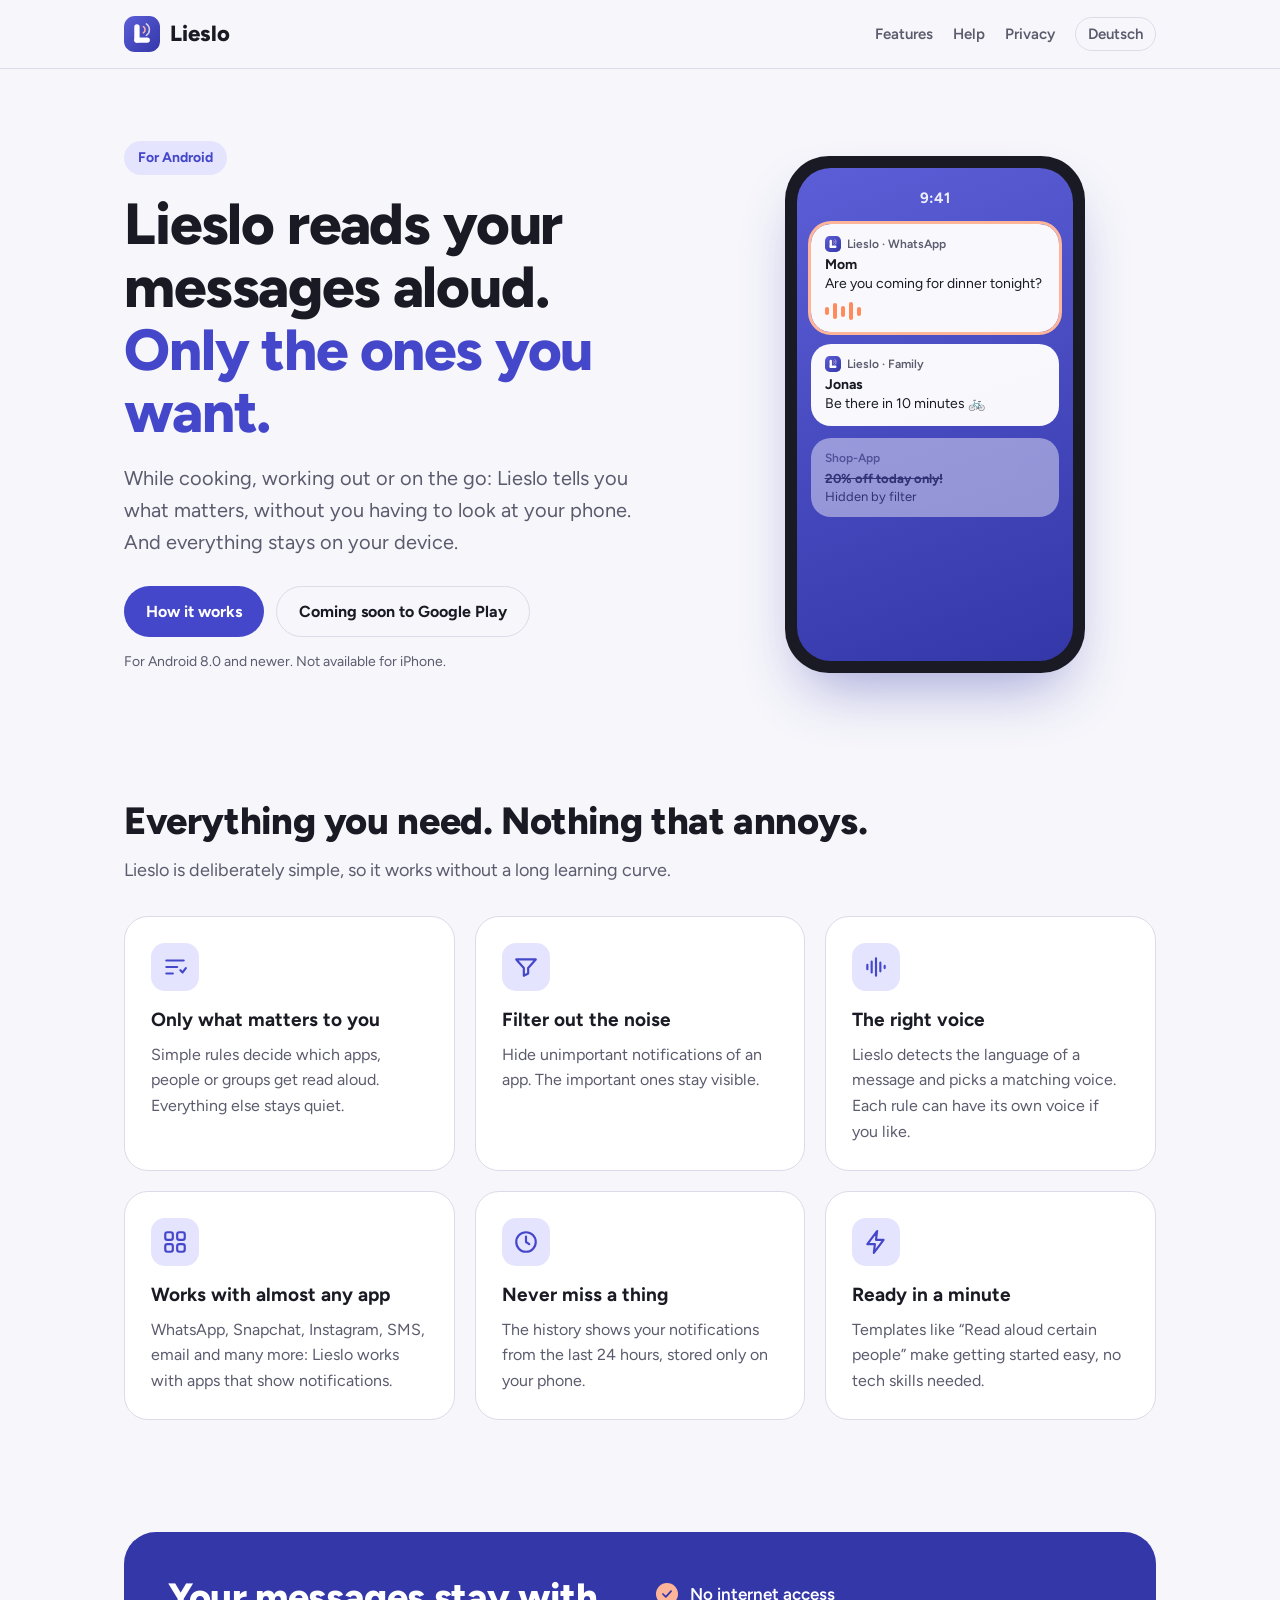
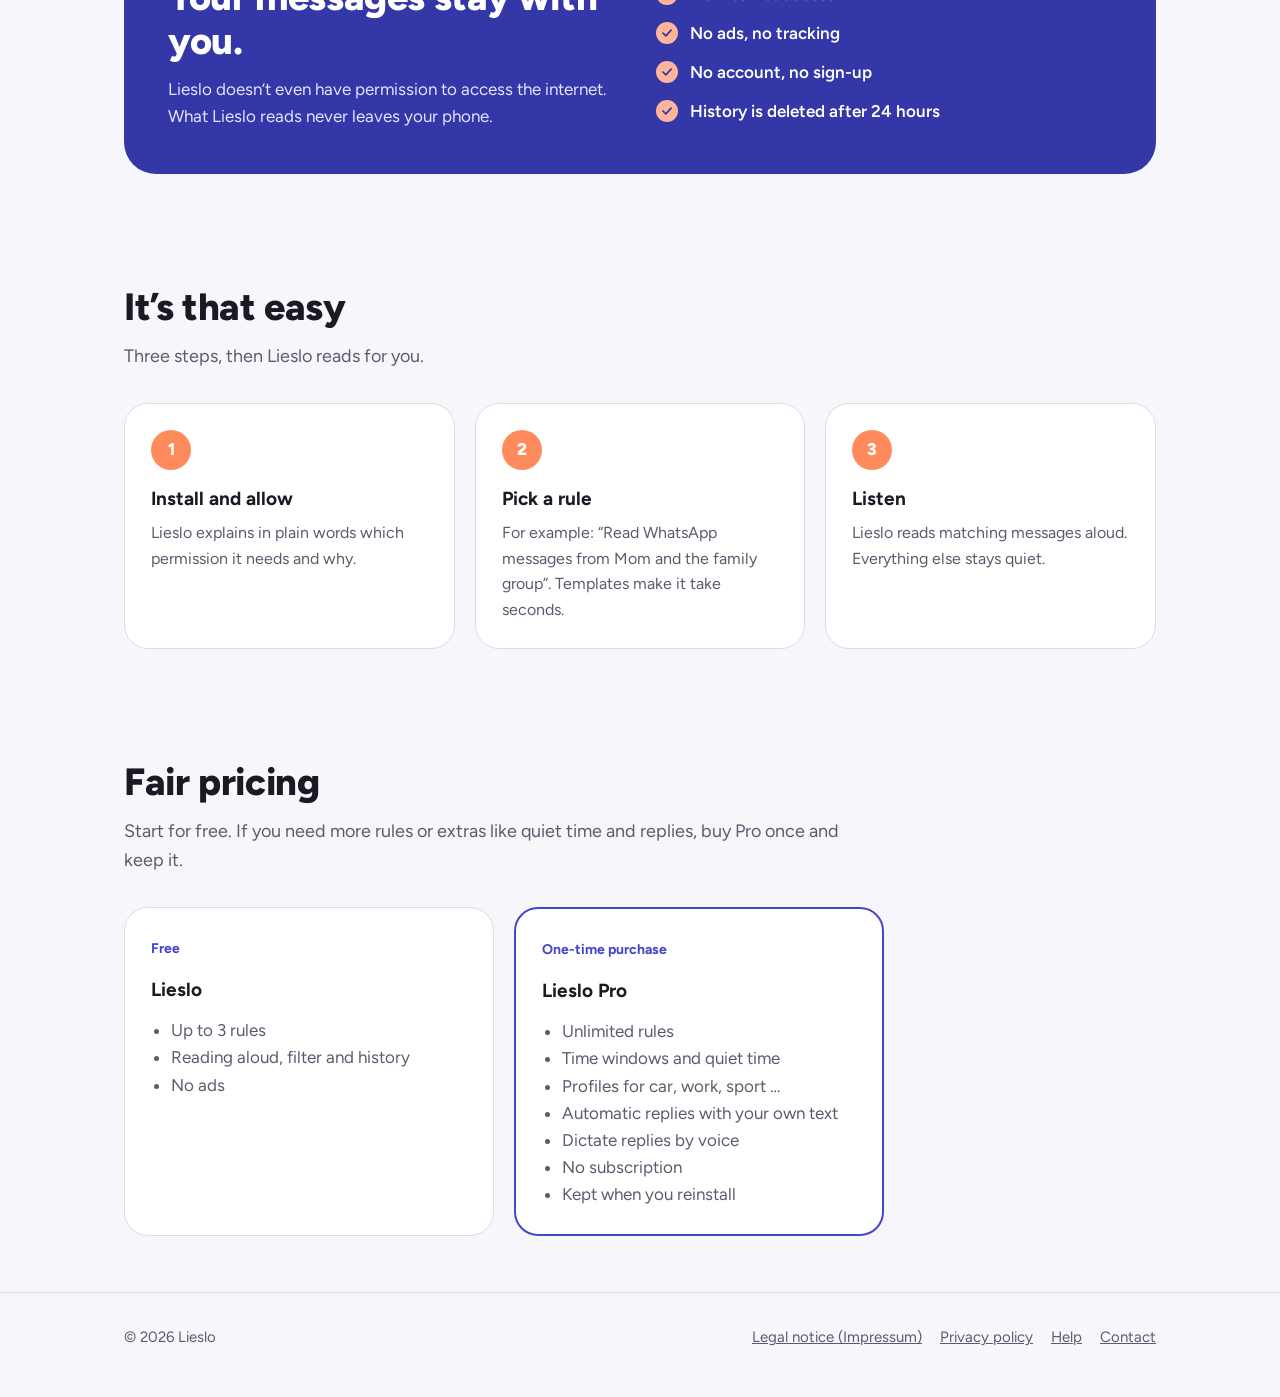
<file: index.html>
<!doctype html>
<html lang="en">
<head>
<meta charset="utf-8">
<meta name="viewport" content="width=device-width, initial-scale=1">
<title>Lieslo – Read notifications aloud</title>
<meta name="description" content="Lieslo reads your notifications from WhatsApp & co. aloud – only the ones you want. No internet, no ads, for Android.">
<meta name="theme-color" content="#3437A8">
<link rel="icon" href="/icon.svg" type="image/svg+xml">
<link rel="stylesheet" href="/style.css">
</head>
<body>
<header class="top"><div class="wrap">
<a class="brand" href="/"><img src="/icon.svg" alt="" width="36" height="36">Lieslo</a>
<nav class="main" aria-label="Main menu"><a class="hide-s" href="/#features">Features</a><a class="" href="/en/help.html">Help</a><a class="hide-s" href="/en/privacy.html">Privacy</a><a class="lang" href="/de/" hreflang="de" lang="de">Deutsch</a></nav>
</div></header>
<main>
<section class="hero"><div class="wrap">
<div>
<span class="eyebrow">For Android</span>
<h1>Lieslo reads your messages aloud. <em>Only the ones you want.</em></h1>
<p class="lead">While cooking, working out or on the go: Lieslo tells you what matters, without you having to look at your phone. And everything stays on your device.</p>
<div class="btns"><a class="btn primary" href="#how">How it works</a><span class="btn ghost" aria-disabled="true">Coming soon to Google Play</span></div>
<p class="note">For Android 8.0 and newer. Not available for iPhone.</p>
</div>
<div class="phone" role="img" aria-label="Example: Lieslo reads a WhatsApp message aloud and hides a promotional notification">
<div class="screen"><div class="time">9:41</div>
<div class="notif speaking"><div class="app"><img src="/icon.svg" alt="">Lieslo · WhatsApp</div><b>Mom</b>Are you coming for dinner tonight?<div class="wave"><span></span><span></span><span></span><span></span><span></span></div></div>
<div class="notif"><div class="app"><img src="/icon.svg" alt="">Lieslo · Family</div><b>Jonas</b>Be there in 10 minutes 🚲</div>
<div class="notif muted"><div class="app">Shop-App</div><b>20% off today only!</b>Hidden by filter</div>
</div></div>
</div></section>
<section id="features"><div class="wrap">
<h2>Everything you need. Nothing that annoys.</h2>
<p class="sub">Lieslo is deliberately simple, so it works without a long learning curve.</p>
<div class="grid"><div class="card"><div class="ico" aria-hidden="true"><svg viewBox="0 0 24 24"><path d="M4 6h16M4 12h10M4 18h6"/><path d="M17 15l2 2 3-4"/></svg></div><h3>Only what matters to you</h3><p>Simple rules decide which apps, people or groups get read aloud. Everything else stays quiet.</p></div><div class="card"><div class="ico" aria-hidden="true"><svg viewBox="0 0 24 24"><path d="M3 5h18l-7 8v5l-4 2v-7z"/></svg></div><h3>Filter out the noise</h3><p>Hide unimportant notifications of an app. The important ones stay visible.</p></div><div class="card"><div class="ico" aria-hidden="true"><svg viewBox="0 0 24 24"><path d="M4 10v4M8 7v10M12 4v16M16 8v8M20 11v2"/></svg></div><h3>The right voice</h3><p>Lieslo detects the language of a message and picks a matching voice. Each rule can have its own voice if you like.</p></div><div class="card"><div class="ico" aria-hidden="true"><svg viewBox="0 0 24 24"><rect x="3" y="3" width="7" height="7" rx="2"/><rect x="14" y="3" width="7" height="7" rx="2"/><rect x="3" y="14" width="7" height="7" rx="2"/><rect x="14" y="14" width="7" height="7" rx="2"/></svg></div><h3>Works with almost any app</h3><p>WhatsApp, Snapchat, Instagram, SMS, email and many more: Lieslo works with apps that show notifications.</p></div><div class="card"><div class="ico" aria-hidden="true"><svg viewBox="0 0 24 24"><circle cx="12" cy="12" r="9"/><path d="M12 7v5l3 2"/></svg></div><h3>Never miss a thing</h3><p>The history shows your notifications from the last 24 hours, stored only on your phone.</p></div><div class="card"><div class="ico" aria-hidden="true"><svg viewBox="0 0 24 24"><path d="M13 2L4 14h7l-1 8 9-12h-7z"/></svg></div><h3>Ready in a minute</h3><p>Templates like “Read aloud certain people” make getting started easy, no tech skills needed.</p></div></div>
</div></section>
<section><div class="wrap"><div class="privacy">
<div><h2>Your messages stay with you.</h2><p>Lieslo doesn’t even have permission to access the internet. What Lieslo reads never leaves your phone.</p></div>
<ul><li>No internet access</li><li>No ads, no tracking</li><li>No account, no sign-up</li><li>History is deleted after 24 hours</li></ul>
</div></div></section>
<section id="how"><div class="wrap">
<h2>It’s that easy</h2>
<p class="sub">Three steps, then Lieslo reads for you.</p>
<div class="steps">
<div class="card"><h3>Install and allow</h3><p>Lieslo explains in plain words which permission it needs and why.</p></div>
<div class="card"><h3>Pick a rule</h3><p>For example: “Read WhatsApp messages from Mom and the family group”. Templates make it take seconds.</p></div>
<div class="card"><h3>Listen</h3><p>Lieslo reads matching messages aloud. Everything else stays quiet.</p></div>
</div></div></section>
<section><div class="wrap">
<h2>Fair pricing</h2>
<p class="sub">Start for free. If you need more rules or extras like quiet time and replies, buy Pro once and keep it.</p>
<div class="price">
<div class="card"><span class="tag">Free</span><h3>Lieslo</h3><ul><li>Up to 3 rules</li><li>Reading aloud, filter and history</li><li>No ads</li></ul></div>
<div class="card pro"><span class="tag">One-time purchase</span><h3>Lieslo Pro</h3><ul><li>Unlimited rules</li><li>Time windows and quiet time</li><li>Profiles for car, work, sport …</li><li>Automatic replies with your own text</li><li>Dictate replies by voice</li><li>No subscription</li><li>Kept when you reinstall</li></ul></div>
</div></div></section>
</main>
<footer><div class="wrap"><span>© 2026 Lieslo</span><nav aria-label="Footer"><a href="/en/legal-notice.html">Legal notice (Impressum)</a><a href="/en/privacy.html">Privacy policy</a><a href="/en/help.html">Help</a><a href="&#109;&#97;&#105;&#108;&#116;&#111;&#58;&#108;&#105;&#101;&#115;&#108;&#111;&#46;&#97;&#100;&#114;&#101;&#115;&#115;&#64;&#103;&#109;&#97;&#105;&#108;&#46;&#99;&#111;&#109;">Contact</a></nav></div></footer>
</body>
</html>
</file>
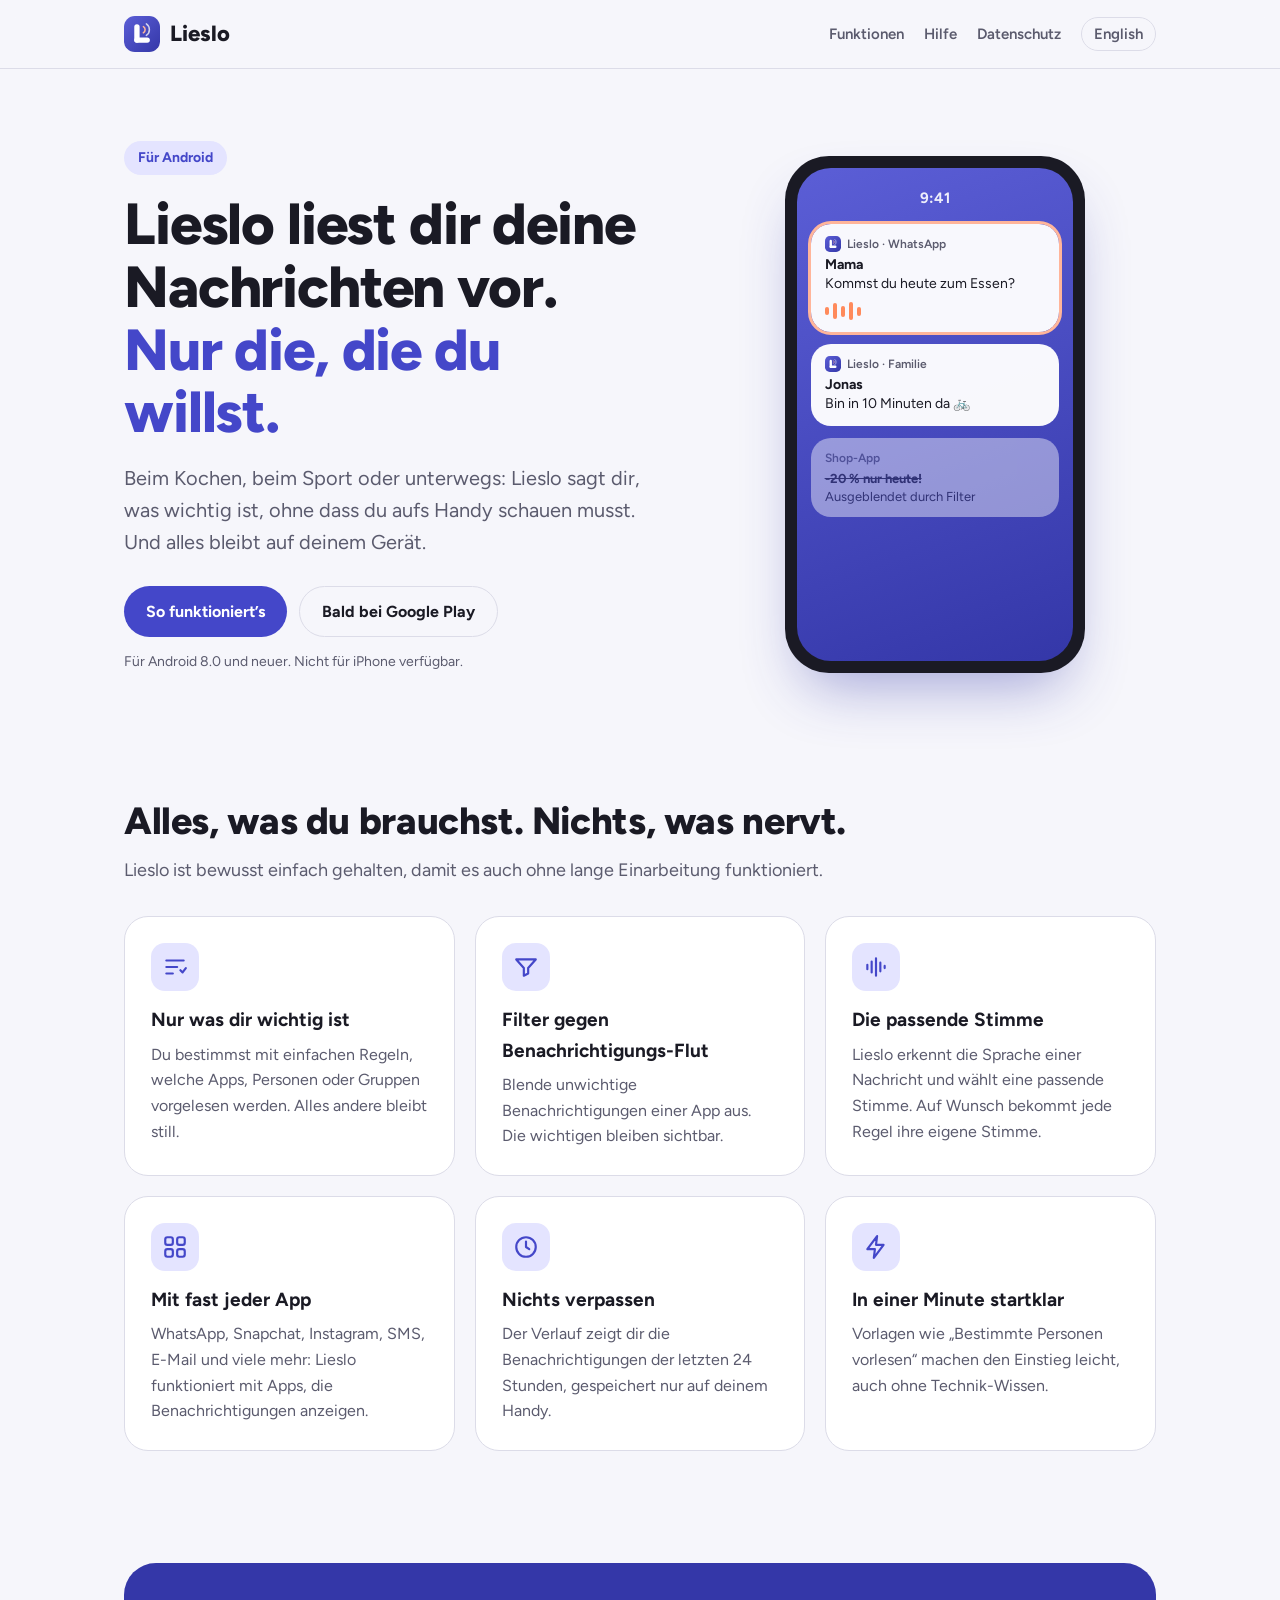
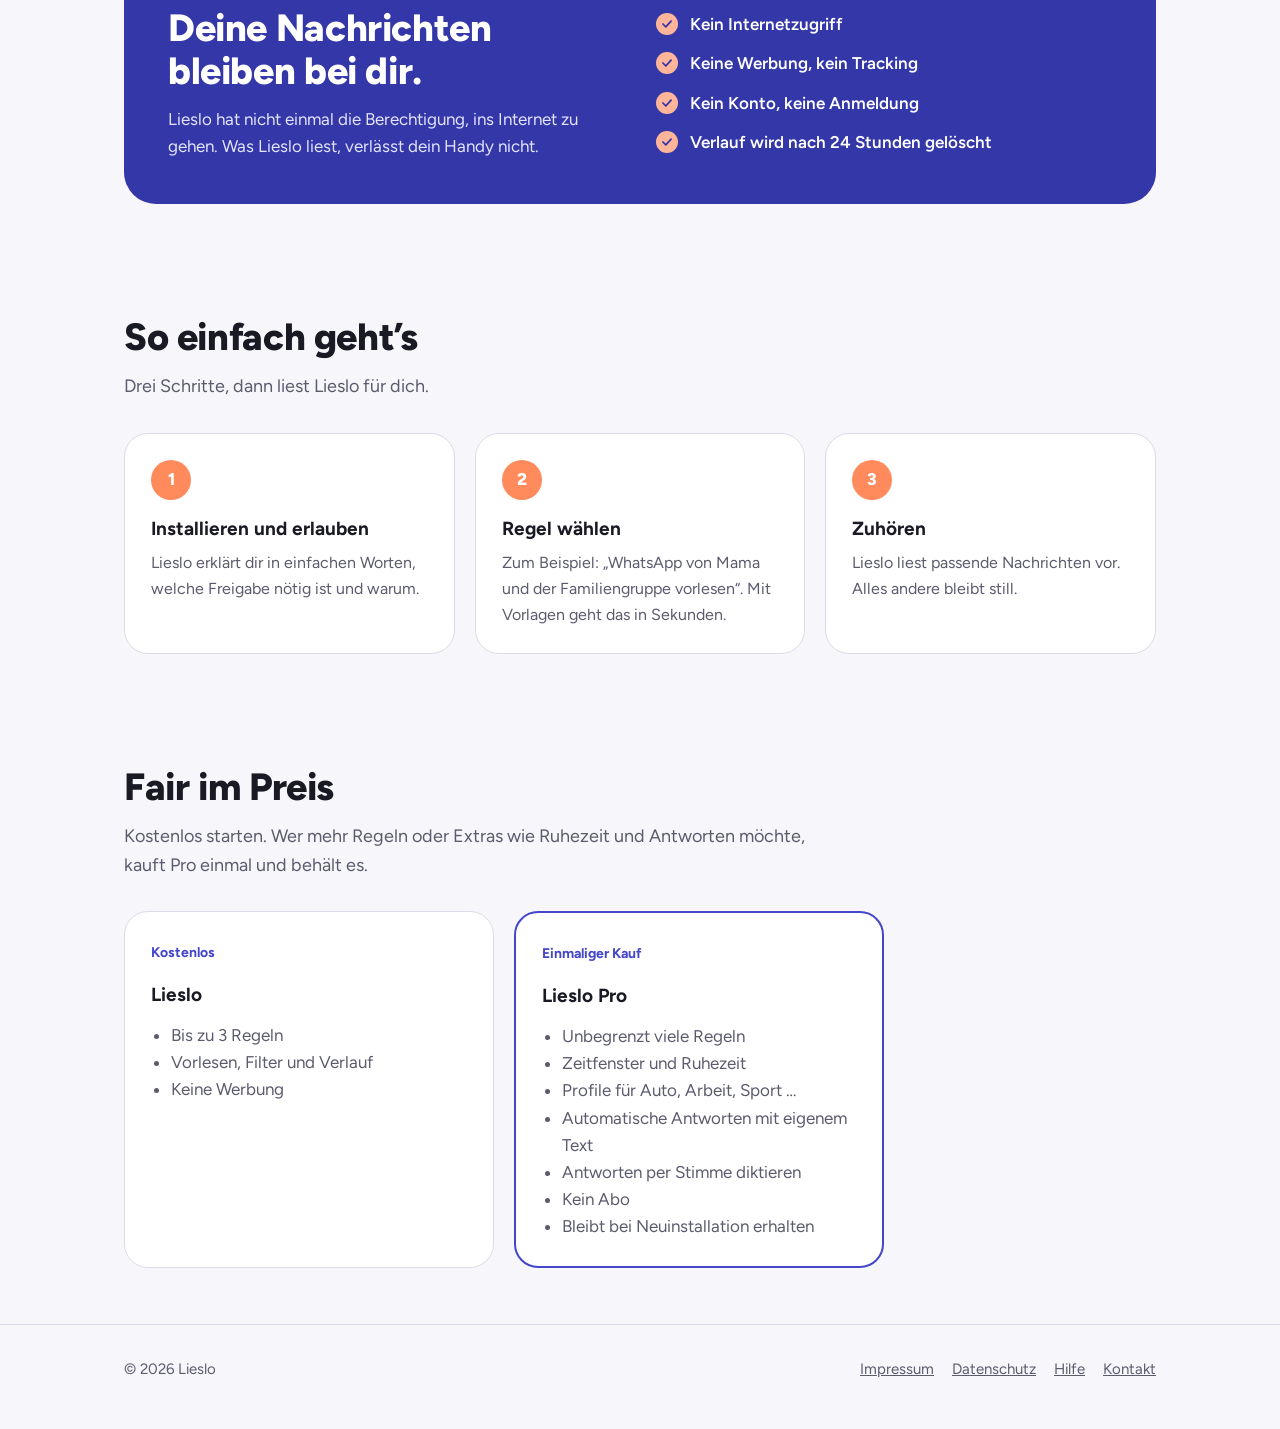
<file: de/index.html>
<!doctype html>
<html lang="de">
<head>
<meta charset="utf-8">
<meta name="viewport" content="width=device-width, initial-scale=1">
<title>Lieslo – Nachrichten vorlesen lassen</title>
<meta name="description" content="Lieslo liest dir Benachrichtigungen von WhatsApp & Co. vor – nur die, die du willst. Ohne Internet, ohne Werbung, für Android.">
<meta name="theme-color" content="#3437A8">
<link rel="icon" href="/icon.svg" type="image/svg+xml">
<link rel="stylesheet" href="/style.css">
</head>
<body>
<header class="top"><div class="wrap">
<a class="brand" href="/de/"><img src="/icon.svg" alt="" width="36" height="36">Lieslo</a>
<nav class="main" aria-label="Hauptmenü"><a class="hide-s" href="/de/#funktionen">Funktionen</a><a class="" href="/hilfe.html">Hilfe</a><a class="hide-s" href="/datenschutz.html">Datenschutz</a><a class="lang" href="/" hreflang="en" lang="en">English</a></nav>
</div></header>
<main>
<section class="hero"><div class="wrap">
<div>
<span class="eyebrow">Für Android</span>
<h1>Lieslo liest dir deine Nachrichten vor. <em>Nur die, die du willst.</em></h1>
<p class="lead">Beim Kochen, beim Sport oder unterwegs: Lieslo sagt dir, was wichtig ist, ohne dass du aufs Handy schauen musst. Und alles bleibt auf deinem Gerät.</p>
<div class="btns"><a class="btn primary" href="#so-gehts">So funktioniert’s</a><span class="btn ghost" aria-disabled="true">Bald bei Google Play</span></div>
<p class="note">Für Android 8.0 und neuer. Nicht für iPhone verfügbar.</p>
</div>
<div class="phone" role="img" aria-label="Beispiel: Lieslo liest eine WhatsApp-Nachricht vor und blendet eine Werbe-Benachrichtigung aus">
<div class="screen"><div class="time">9:41</div>
<div class="notif speaking"><div class="app"><img src="/icon.svg" alt="">Lieslo · WhatsApp</div><b>Mama</b>Kommst du heute zum Essen?<div class="wave"><span></span><span></span><span></span><span></span><span></span></div></div>
<div class="notif"><div class="app"><img src="/icon.svg" alt="">Lieslo · Familie</div><b>Jonas</b>Bin in 10 Minuten da 🚲</div>
<div class="notif muted"><div class="app">Shop-App</div><b>-20 % nur heute!</b>Ausgeblendet durch Filter</div>
</div></div>
</div></section>
<section id="funktionen"><div class="wrap">
<h2>Alles, was du brauchst. Nichts, was nervt.</h2>
<p class="sub">Lieslo ist bewusst einfach gehalten, damit es auch ohne lange Einarbeitung funktioniert.</p>
<div class="grid"><div class="card"><div class="ico" aria-hidden="true"><svg viewBox="0 0 24 24"><path d="M4 6h16M4 12h10M4 18h6"/><path d="M17 15l2 2 3-4"/></svg></div><h3>Nur was dir wichtig ist</h3><p>Du bestimmst mit einfachen Regeln, welche Apps, Personen oder Gruppen vorgelesen werden. Alles andere bleibt still.</p></div><div class="card"><div class="ico" aria-hidden="true"><svg viewBox="0 0 24 24"><path d="M3 5h18l-7 8v5l-4 2v-7z"/></svg></div><h3>Filter gegen Benachrichtigungs-Flut</h3><p>Blende unwichtige Benachrichtigungen einer App aus. Die wichtigen bleiben sichtbar.</p></div><div class="card"><div class="ico" aria-hidden="true"><svg viewBox="0 0 24 24"><path d="M4 10v4M8 7v10M12 4v16M16 8v8M20 11v2"/></svg></div><h3>Die passende Stimme</h3><p>Lieslo erkennt die Sprache einer Nachricht und wählt eine passende Stimme. Auf Wunsch bekommt jede Regel ihre eigene Stimme.</p></div><div class="card"><div class="ico" aria-hidden="true"><svg viewBox="0 0 24 24"><rect x="3" y="3" width="7" height="7" rx="2"/><rect x="14" y="3" width="7" height="7" rx="2"/><rect x="3" y="14" width="7" height="7" rx="2"/><rect x="14" y="14" width="7" height="7" rx="2"/></svg></div><h3>Mit fast jeder App</h3><p>WhatsApp, Snapchat, Instagram, SMS, E-Mail und viele mehr: Lieslo funktioniert mit Apps, die Benachrichtigungen anzeigen.</p></div><div class="card"><div class="ico" aria-hidden="true"><svg viewBox="0 0 24 24"><circle cx="12" cy="12" r="9"/><path d="M12 7v5l3 2"/></svg></div><h3>Nichts verpassen</h3><p>Der Verlauf zeigt dir die Benachrichtigungen der letzten 24 Stunden, gespeichert nur auf deinem Handy.</p></div><div class="card"><div class="ico" aria-hidden="true"><svg viewBox="0 0 24 24"><path d="M13 2L4 14h7l-1 8 9-12h-7z"/></svg></div><h3>In einer Minute startklar</h3><p>Vorlagen wie „Bestimmte Personen vorlesen“ machen den Einstieg leicht, auch ohne Technik-Wissen.</p></div></div>
</div></section>
<section><div class="wrap"><div class="privacy">
<div><h2>Deine Nachrichten bleiben bei dir.</h2><p>Lieslo hat nicht einmal die Berechtigung, ins Internet zu gehen. Was Lieslo liest, verlässt dein Handy nicht.</p></div>
<ul><li>Kein Internetzugriff</li><li>Keine Werbung, kein Tracking</li><li>Kein Konto, keine Anmeldung</li><li>Verlauf wird nach 24 Stunden gelöscht</li></ul>
</div></div></section>
<section id="so-gehts"><div class="wrap">
<h2>So einfach geht’s</h2>
<p class="sub">Drei Schritte, dann liest Lieslo für dich.</p>
<div class="steps">
<div class="card"><h3>Installieren und erlauben</h3><p>Lieslo erklärt dir in einfachen Worten, welche Freigabe nötig ist und warum.</p></div>
<div class="card"><h3>Regel wählen</h3><p>Zum Beispiel: „WhatsApp von Mama und der Familiengruppe vorlesen“. Mit Vorlagen geht das in Sekunden.</p></div>
<div class="card"><h3>Zuhören</h3><p>Lieslo liest passende Nachrichten vor. Alles andere bleibt still.</p></div>
</div></div></section>
<section><div class="wrap">
<h2>Fair im Preis</h2>
<p class="sub">Kostenlos starten. Wer mehr Regeln oder Extras wie Ruhezeit und Antworten möchte, kauft Pro einmal und behält es.</p>
<div class="price">
<div class="card"><span class="tag">Kostenlos</span><h3>Lieslo</h3><ul><li>Bis zu 3 Regeln</li><li>Vorlesen, Filter und Verlauf</li><li>Keine Werbung</li></ul></div>
<div class="card pro"><span class="tag">Einmaliger Kauf</span><h3>Lieslo Pro</h3><ul><li>Unbegrenzt viele Regeln</li><li>Zeitfenster und Ruhezeit</li><li>Profile für Auto, Arbeit, Sport …</li><li>Automatische Antworten mit eigenem Text</li><li>Antworten per Stimme diktieren</li><li>Kein Abo</li><li>Bleibt bei Neuinstallation erhalten</li></ul></div>
</div></div></section>
</main>
<footer><div class="wrap"><span>© 2026 Lieslo</span><nav aria-label="Footer"><a href="/impressum.html">Impressum</a><a href="/datenschutz.html">Datenschutz</a><a href="/hilfe.html">Hilfe</a><a href="&#109;&#97;&#105;&#108;&#116;&#111;&#58;&#108;&#105;&#101;&#115;&#108;&#111;&#46;&#97;&#100;&#114;&#101;&#115;&#115;&#64;&#103;&#109;&#97;&#105;&#108;&#46;&#99;&#111;&#109;">Kontakt</a></nav></div></footer>
</body>
</html>
</file>
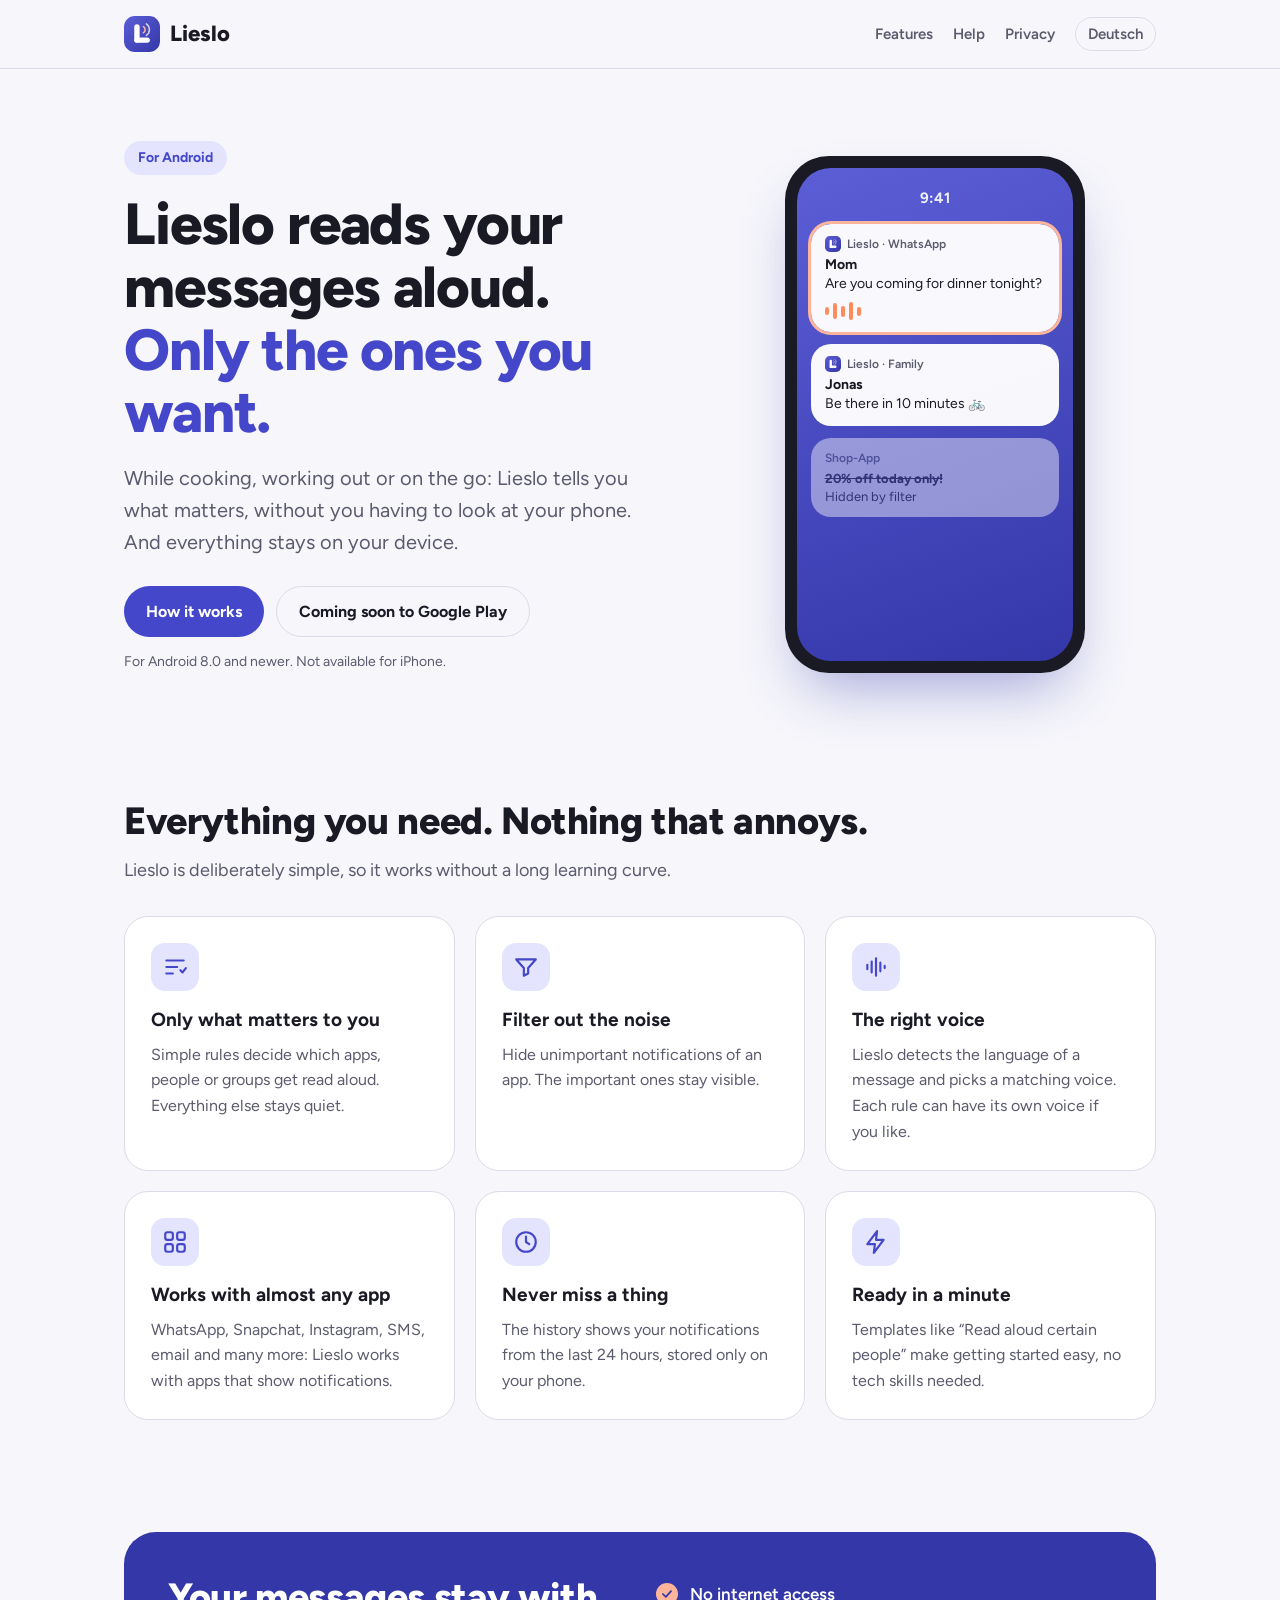
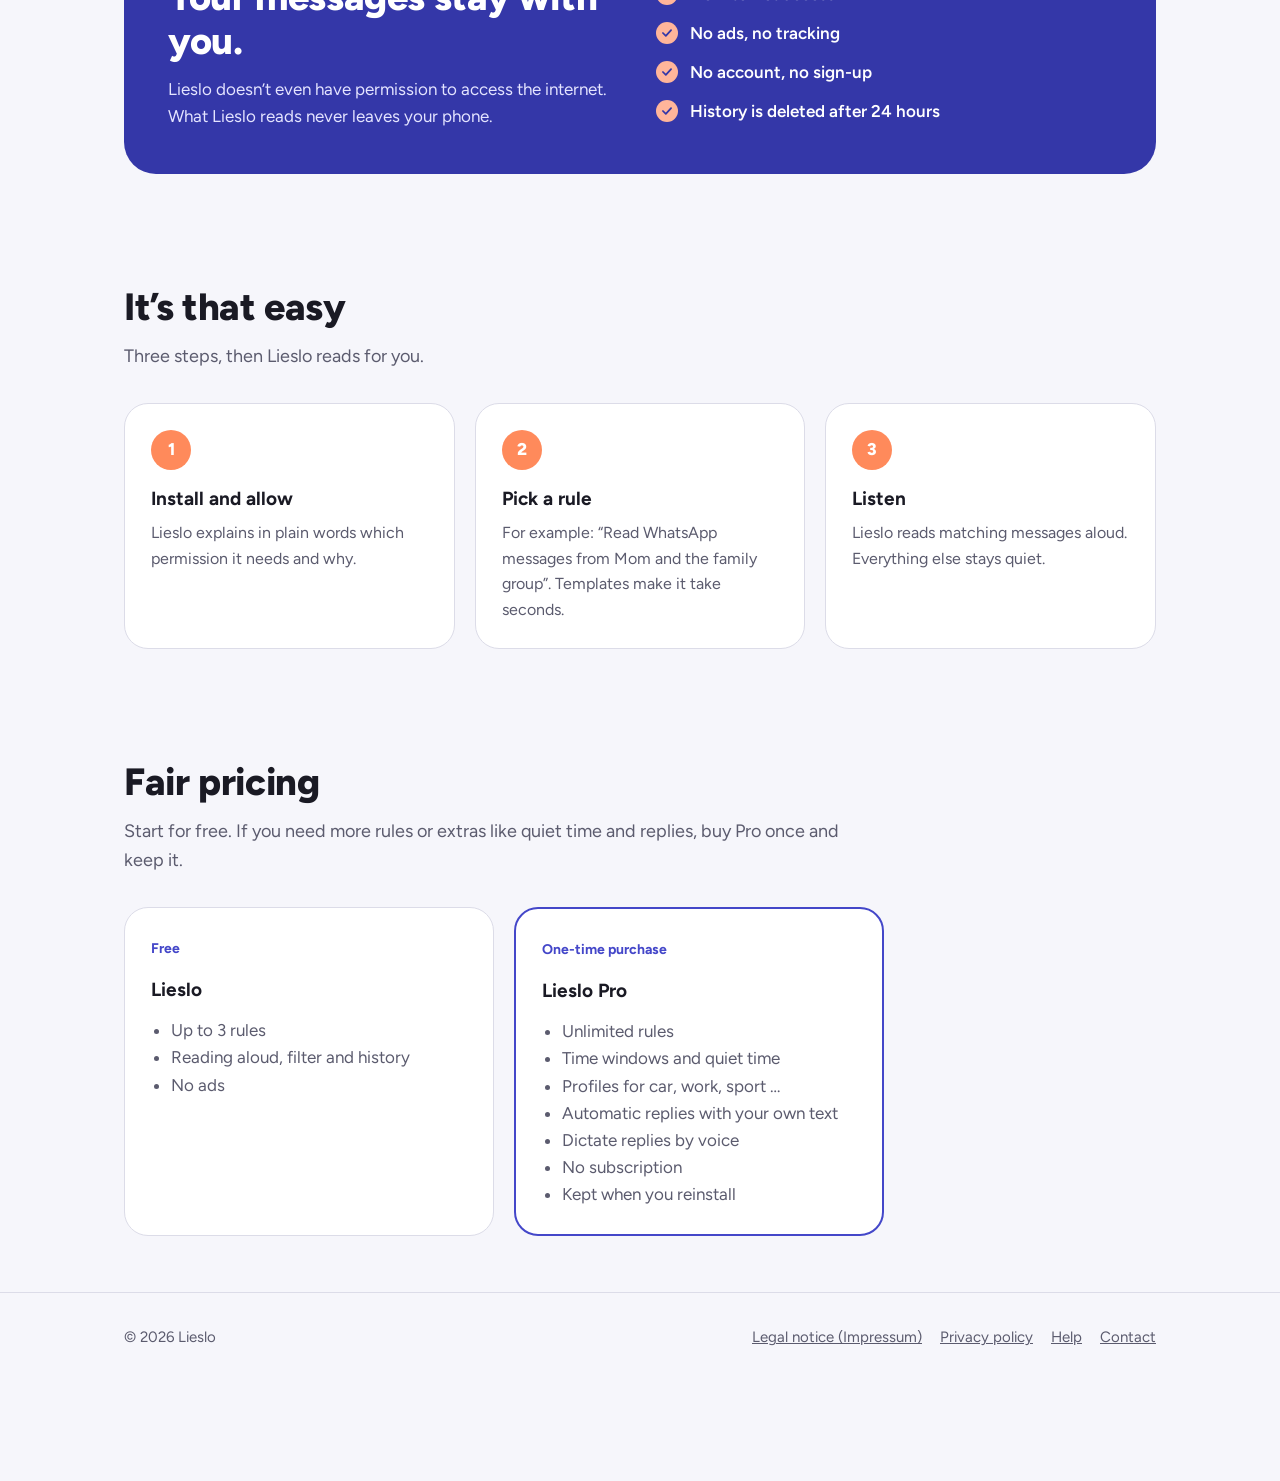
<file: en/index.html>
<!doctype html>
<html lang="en">
<head>
<meta charset="utf-8">
<title>Lieslo</title>
<meta name="robots" content="noindex">
<link rel="canonical" href="https://lieslo-app.github.io/">
<meta http-equiv="refresh" content="0; url=/">
</head>
<body>
<p><a href="/">Lieslo</a></p>
</body>
</html>
</file>
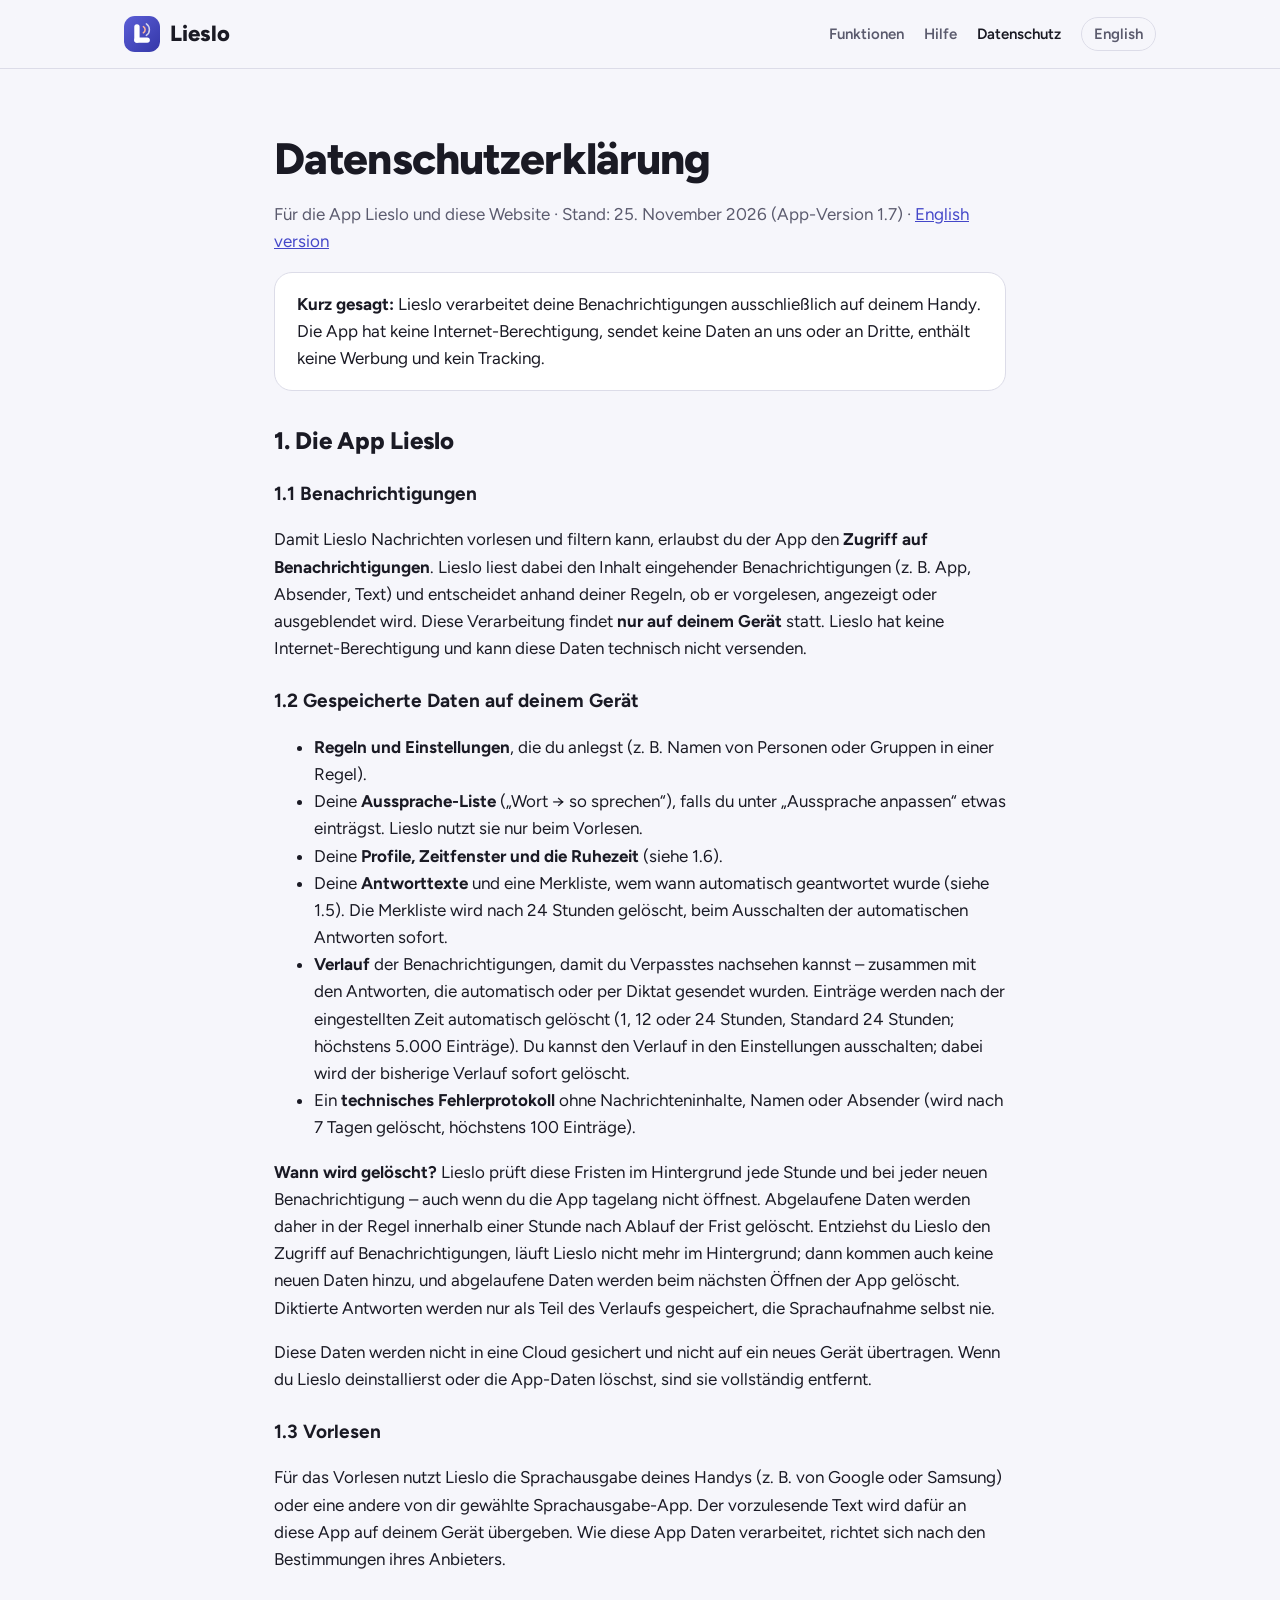
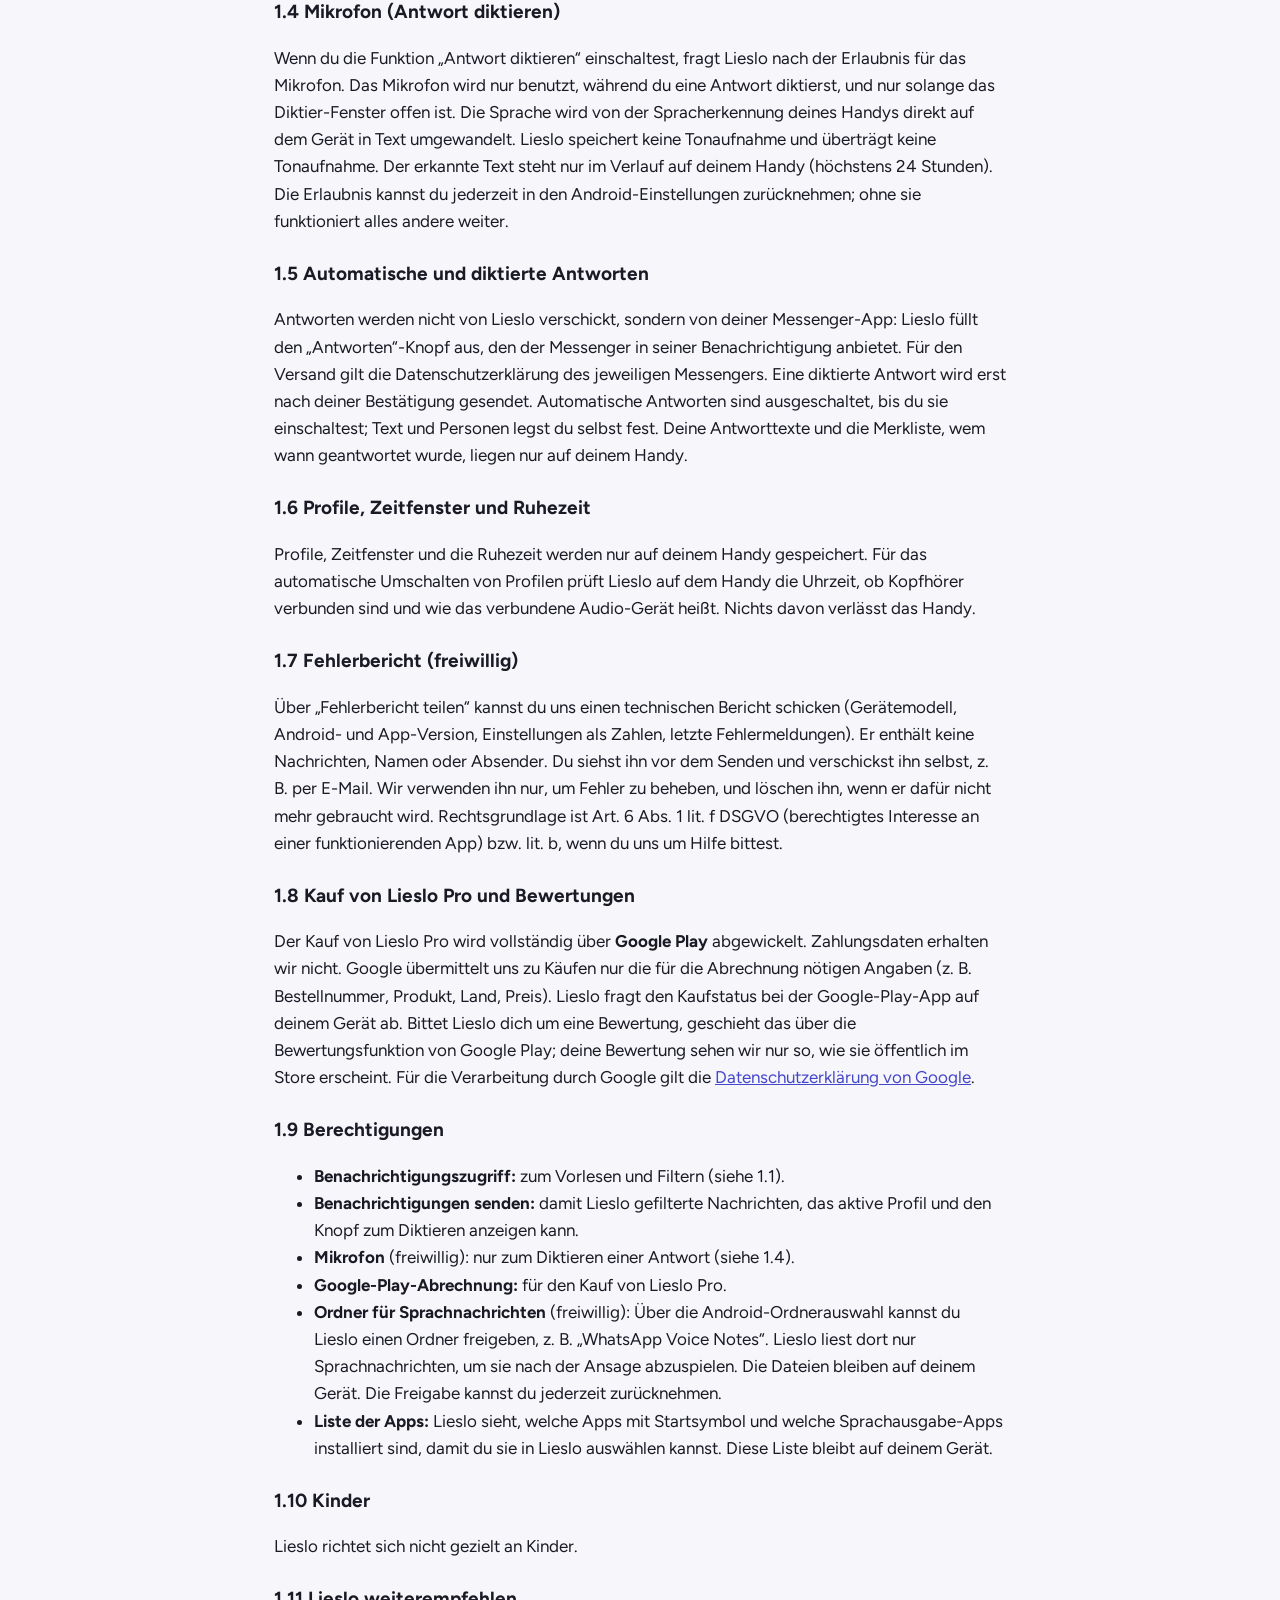
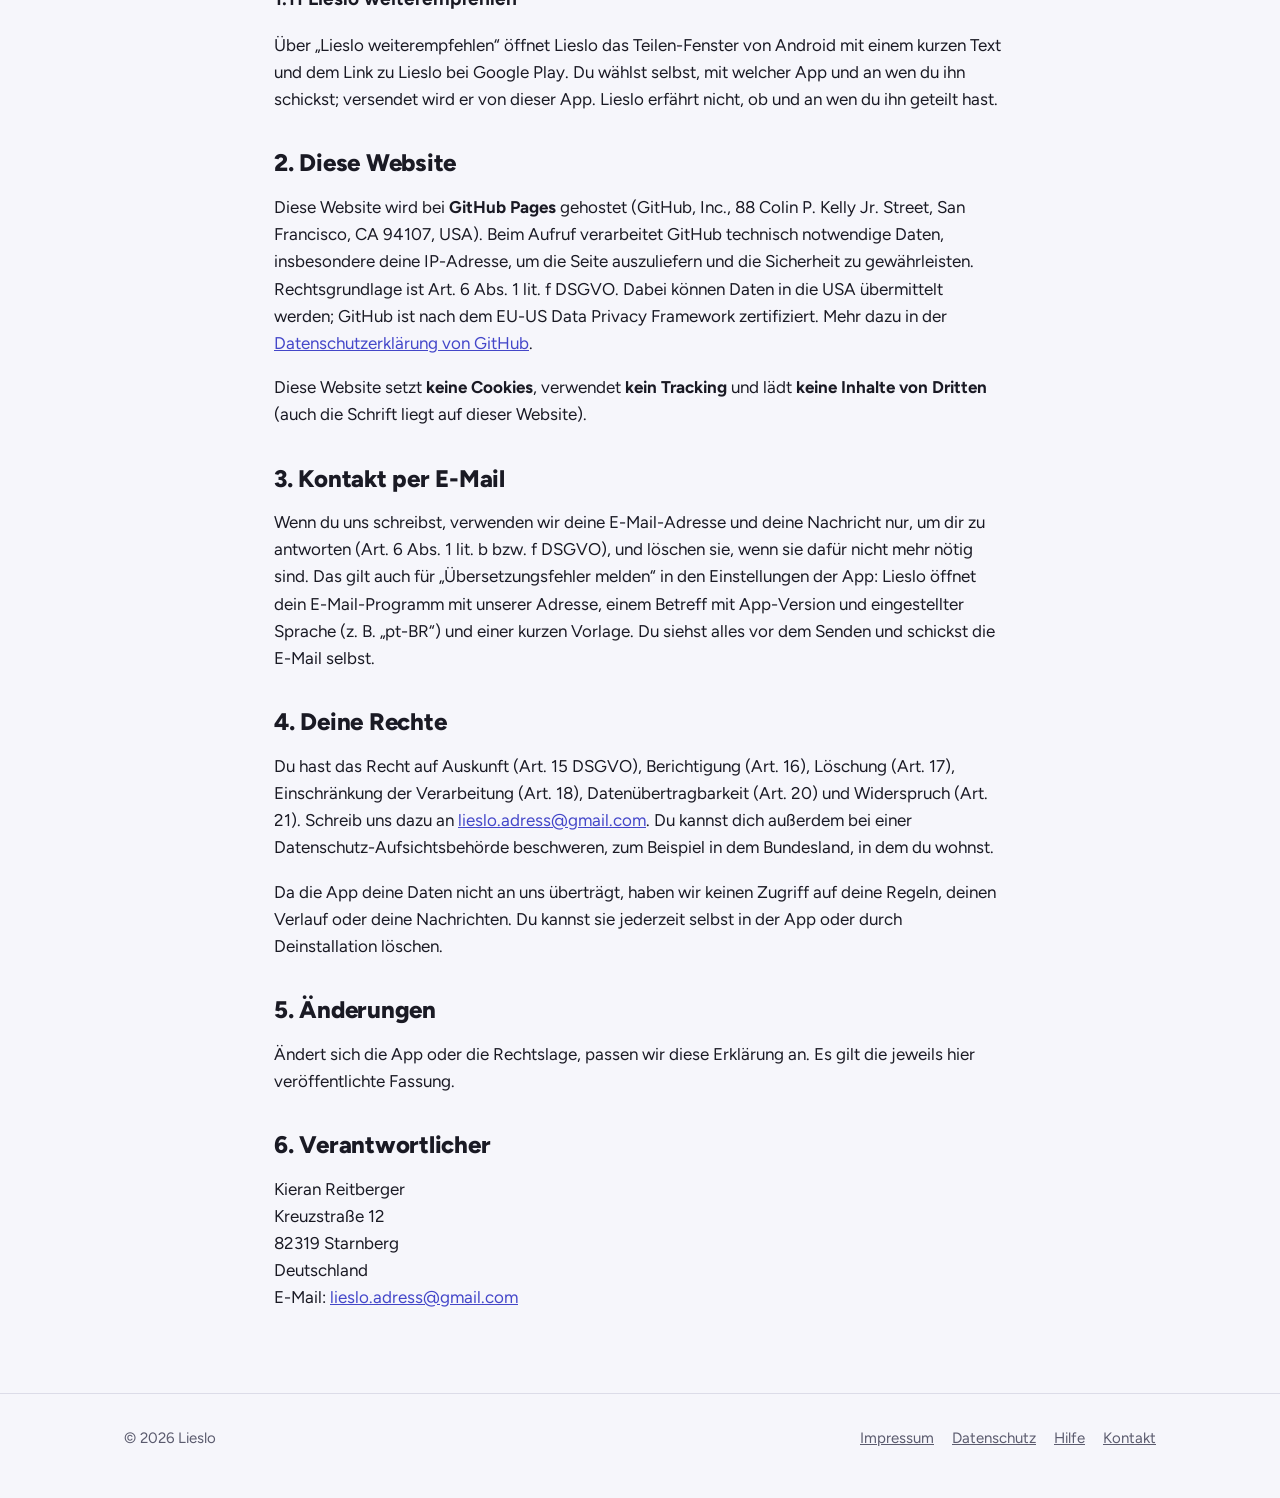
<file: datenschutz.html>
<!doctype html>
<html lang="de">
<head>
<meta charset="utf-8">
<meta name="viewport" content="width=device-width, initial-scale=1">
<title>Datenschutzerklärung – Lieslo</title>
<meta name="description" content="Datenschutzerklärung der App Lieslo und dieser Website.">
<meta name="robots" content="noindex">
<script>if(location.hash==="#en")location.replace("/en/privacy.html")</script>
<meta name="theme-color" content="#3437A8">
<link rel="icon" href="/icon.svg" type="image/svg+xml">
<link rel="stylesheet" href="/style.css">
</head>
<body>
<header class="top"><div class="wrap">
<a class="brand" href="/de/"><img src="/icon.svg" alt="" width="36" height="36">Lieslo</a>
<nav class="main" aria-label="Hauptmenü"><a class="hide-s" href="/de/#funktionen">Funktionen</a><a class="" href="/hilfe.html">Hilfe</a><a class="hide-s" href="/datenschutz.html" aria-current="page">Datenschutz</a><a class="lang" href="/en/privacy.html" hreflang="en" lang="en">English</a></nav>
</div></header>
<main>
<div class="doc"><h1>Datenschutzerklärung</h1>
<p class="meta">Für die App Lieslo und diese Website · Stand: 25. November 2026 (App-Version 1.7) · <a href="/en/privacy.html" id="en" lang="en">English version</a></p>
<div class="box"><b>Kurz gesagt:</b> Lieslo verarbeitet deine Benachrichtigungen ausschließlich auf deinem Handy. Die App hat keine Internet-Berechtigung, sendet keine Daten an uns oder an Dritte, enthält keine Werbung und kein Tracking.</div>
<h2>1. Die App Lieslo</h2>
<h3>1.1 Benachrichtigungen</h3>
<p>Damit Lieslo Nachrichten vorlesen und filtern kann, erlaubst du der App den <b>Zugriff auf Benachrichtigungen</b>. Lieslo liest dabei den Inhalt eingehender Benachrichtigungen (z. B. App, Absender, Text) und entscheidet anhand deiner Regeln, ob er vorgelesen, angezeigt oder ausgeblendet wird. Diese Verarbeitung findet <b>nur auf deinem Gerät</b> statt. Lieslo hat keine Internet-Berechtigung und kann diese Daten technisch nicht versenden.</p>
<h3>1.2 Gespeicherte Daten auf deinem Gerät</h3>
<ul><li><b>Regeln und Einstellungen</b>, die du anlegst (z. B. Namen von Personen oder Gruppen in einer Regel).</li><li>Deine <b>Aussprache-Liste</b> („Wort → so sprechen“), falls du unter „Aussprache anpassen“ etwas einträgst. Lieslo nutzt sie nur beim Vorlesen.</li><li>Deine <b>Profile, Zeitfenster und die Ruhezeit</b> (siehe 1.6).</li><li>Deine <b>Antworttexte</b> und eine Merkliste, wem wann automatisch geantwortet wurde (siehe 1.5). Die Merkliste wird nach 24 Stunden gelöscht, beim Ausschalten der automatischen Antworten sofort.</li><li><b>Verlauf</b> der Benachrichtigungen, damit du Verpasstes nachsehen kannst – zusammen mit den Antworten, die automatisch oder per Diktat gesendet wurden. Einträge werden nach der eingestellten Zeit automatisch gelöscht (1, 12 oder 24 Stunden, Standard 24 Stunden; höchstens 5.000 Einträge). Du kannst den Verlauf in den Einstellungen ausschalten; dabei wird der bisherige Verlauf sofort gelöscht.</li><li>Ein <b>technisches Fehlerprotokoll</b> ohne Nachrichteninhalte, Namen oder Absender (wird nach 7 Tagen gelöscht, höchstens 100 Einträge).</li></ul>
<p><b>Wann wird gelöscht?</b> Lieslo prüft diese Fristen im Hintergrund jede Stunde und bei jeder neuen Benachrichtigung – auch wenn du die App tagelang nicht öffnest. Abgelaufene Daten werden daher in der Regel innerhalb einer Stunde nach Ablauf der Frist gelöscht. Entziehst du Lieslo den Zugriff auf Benachrichtigungen, läuft Lieslo nicht mehr im Hintergrund; dann kommen auch keine neuen Daten hinzu, und abgelaufene Daten werden beim nächsten Öffnen der App gelöscht. Diktierte Antworten werden nur als Teil des Verlaufs gespeichert, die Sprachaufnahme selbst nie.</p>
<p>Diese Daten werden nicht in eine Cloud gesichert und nicht auf ein neues Gerät übertragen. Wenn du Lieslo deinstallierst oder die App-Daten löschst, sind sie vollständig entfernt.</p>
<h3>1.3 Vorlesen</h3>
<p>Für das Vorlesen nutzt Lieslo die Sprachausgabe deines Handys (z. B. von Google oder Samsung) oder eine andere von dir gewählte Sprachausgabe-App. Der vorzulesende Text wird dafür an diese App auf deinem Gerät übergeben. Wie diese App Daten verarbeitet, richtet sich nach den Bestimmungen ihres Anbieters.</p>
<h3>1.4 Mikrofon (Antwort diktieren)</h3>
<p>Wenn du die Funktion „Antwort diktieren“ einschaltest, fragt Lieslo nach der Erlaubnis für das Mikrofon. Das Mikrofon wird nur benutzt, während du eine Antwort diktierst, und nur solange das Diktier-Fenster offen ist. Die Sprache wird von der Spracherkennung deines Handys direkt auf dem Gerät in Text umgewandelt. Lieslo speichert keine Tonaufnahme und überträgt keine Tonaufnahme. Der erkannte Text steht nur im Verlauf auf deinem Handy (höchstens 24 Stunden). Die Erlaubnis kannst du jederzeit in den Android-Einstellungen zurücknehmen; ohne sie funktioniert alles andere weiter.</p>
<h3>1.5 Automatische und diktierte Antworten</h3>
<p>Antworten werden nicht von Lieslo verschickt, sondern von deiner Messenger-App: Lieslo füllt den „Antworten“-Knopf aus, den der Messenger in seiner Benachrichtigung anbietet. Für den Versand gilt die Datenschutzerklärung des jeweiligen Messengers. Eine diktierte Antwort wird erst nach deiner Bestätigung gesendet. Automatische Antworten sind ausgeschaltet, bis du sie einschaltest; Text und Personen legst du selbst fest. Deine Antworttexte und die Merkliste, wem wann geantwortet wurde, liegen nur auf deinem Handy.</p>
<h3>1.6 Profile, Zeitfenster und Ruhezeit</h3>
<p>Profile, Zeitfenster und die Ruhezeit werden nur auf deinem Handy gespeichert. Für das automatische Umschalten von Profilen prüft Lieslo auf dem Handy die Uhrzeit, ob Kopfhörer verbunden sind und wie das verbundene Audio-Gerät heißt. Nichts davon verlässt das Handy.</p>
<h3>1.7 Fehlerbericht (freiwillig)</h3>
<p>Über „Fehlerbericht teilen“ kannst du uns einen technischen Bericht schicken (Gerätemodell, Android- und App-Version, Einstellungen als Zahlen, letzte Fehlermeldungen). Er enthält keine Nachrichten, Namen oder Absender. Du siehst ihn vor dem Senden und verschickst ihn selbst, z. B. per E-Mail. Wir verwenden ihn nur, um Fehler zu beheben, und löschen ihn, wenn er dafür nicht mehr gebraucht wird. Rechtsgrundlage ist Art. 6 Abs. 1 lit. f DSGVO (berechtigtes Interesse an einer funktionierenden App) bzw. lit. b, wenn du uns um Hilfe bittest.</p>
<h3>1.8 Kauf von Lieslo Pro und Bewertungen</h3>
<p>Der Kauf von Lieslo Pro wird vollständig über <b>Google Play</b> abgewickelt. Zahlungsdaten erhalten wir nicht. Google übermittelt uns zu Käufen nur die für die Abrechnung nötigen Angaben (z. B. Bestellnummer, Produkt, Land, Preis). Lieslo fragt den Kaufstatus bei der Google-Play-App auf deinem Gerät ab. Bittet Lieslo dich um eine Bewertung, geschieht das über die Bewertungsfunktion von Google Play; deine Bewertung sehen wir nur so, wie sie öffentlich im Store erscheint. Für die Verarbeitung durch Google gilt die <a href="https://policies.google.com/privacy" rel="noopener">Datenschutzerklärung von Google</a>.</p>
<h3>1.9 Berechtigungen</h3>
<ul><li><b>Benachrichtigungszugriff:</b> zum Vorlesen und Filtern (siehe 1.1).</li><li><b>Benachrichtigungen senden:</b> damit Lieslo gefilterte Nachrichten, das aktive Profil und den Knopf zum Diktieren anzeigen kann.</li><li><b>Mikrofon</b> (freiwillig): nur zum Diktieren einer Antwort (siehe 1.4).</li><li><b>Google-Play-Abrechnung:</b> für den Kauf von Lieslo Pro.</li><li><b>Ordner für Sprachnachrichten</b> (freiwillig): Über die Android-Ordnerauswahl kannst du Lieslo einen Ordner freigeben, z. B. „WhatsApp Voice Notes“. Lieslo liest dort nur Sprachnachrichten, um sie nach der Ansage abzuspielen. Die Dateien bleiben auf deinem Gerät. Die Freigabe kannst du jederzeit zurücknehmen.</li><li><b>Liste der Apps:</b> Lieslo sieht, welche Apps mit Startsymbol und welche Sprachausgabe-Apps installiert sind, damit du sie in Lieslo auswählen kannst. Diese Liste bleibt auf deinem Gerät.</li></ul>
<h3>1.10 Kinder</h3>
<p>Lieslo richtet sich nicht gezielt an Kinder.</p>
<h3>1.11 Lieslo weiterempfehlen</h3>
<p>Über „Lieslo weiterempfehlen“ öffnet Lieslo das Teilen-Fenster von Android mit einem kurzen Text und dem Link zu Lieslo bei Google Play. Du wählst selbst, mit welcher App und an wen du ihn schickst; versendet wird er von dieser App. Lieslo erfährt nicht, ob und an wen du ihn geteilt hast.</p>
<h2>2. Diese Website</h2>
<p>Diese Website wird bei <b>GitHub Pages</b> gehostet (GitHub, Inc., 88 Colin P. Kelly Jr. Street, San Francisco, CA 94107, USA). Beim Aufruf verarbeitet GitHub technisch notwendige Daten, insbesondere deine IP-Adresse, um die Seite auszuliefern und die Sicherheit zu gewährleisten. Rechtsgrundlage ist Art. 6 Abs. 1 lit. f DSGVO. Dabei können Daten in die USA übermittelt werden; GitHub ist nach dem EU-US Data Privacy Framework zertifiziert. Mehr dazu in der <a href="https://docs.github.com/de/site-policy/privacy-policies/github-general-privacy-statement" rel="noopener">Datenschutzerklärung von GitHub</a>.</p>
<p>Diese Website setzt <b>keine Cookies</b>, verwendet <b>kein Tracking</b> und lädt <b>keine Inhalte von Dritten</b> (auch die Schrift liegt auf dieser Website).</p>
<h2>3. Kontakt per E-Mail</h2>
<p>Wenn du uns schreibst, verwenden wir deine E-Mail-Adresse und deine Nachricht nur, um dir zu antworten (Art. 6 Abs. 1 lit. b bzw. f DSGVO), und löschen sie, wenn sie dafür nicht mehr nötig sind. Das gilt auch für „Übersetzungsfehler melden“ in den Einstellungen der App: Lieslo öffnet dein E-Mail-Programm mit unserer Adresse, einem Betreff mit App-Version und eingestellter Sprache (z. B. „pt-BR“) und einer kurzen Vorlage. Du siehst alles vor dem Senden und schickst die E-Mail selbst.</p>
<h2>4. Deine Rechte</h2>
<p>Du hast das Recht auf Auskunft (Art. 15 DSGVO), Berichtigung (Art. 16), Löschung (Art. 17), Einschränkung der Verarbeitung (Art. 18), Datenübertragbarkeit (Art. 20) und Widerspruch (Art. 21). Schreib uns dazu an <a href="&#109;&#97;&#105;&#108;&#116;&#111;&#58;&#108;&#105;&#101;&#115;&#108;&#111;&#46;&#97;&#100;&#114;&#101;&#115;&#115;&#64;&#103;&#109;&#97;&#105;&#108;&#46;&#99;&#111;&#109;">&#108;&#105;&#101;&#115;&#108;&#111;&#46;&#97;&#100;&#114;&#101;&#115;&#115;&#64;&#103;&#109;&#97;&#105;&#108;&#46;&#99;&#111;&#109;</a>. Du kannst dich außerdem bei einer Datenschutz-Aufsichtsbehörde beschweren, zum Beispiel in dem Bundesland, in dem du wohnst.</p>
<p>Da die App deine Daten nicht an uns überträgt, haben wir keinen Zugriff auf deine Regeln, deinen Verlauf oder deine Nachrichten. Du kannst sie jederzeit selbst in der App oder durch Deinstallation löschen.</p>
<h2>5. Änderungen</h2>
<p>Ändert sich die App oder die Rechtslage, passen wir diese Erklärung an. Es gilt die jeweils hier veröffentlichte Fassung.</p>
<h2 id="verantwortlicher">6. Verantwortlicher</h2>
<p>Kieran Reitberger<br>Kreuzstraße 12<br>82319 Starnberg<br>Deutschland<br>E-Mail: <a href="&#109;&#97;&#105;&#108;&#116;&#111;&#58;&#108;&#105;&#101;&#115;&#108;&#111;&#46;&#97;&#100;&#114;&#101;&#115;&#115;&#64;&#103;&#109;&#97;&#105;&#108;&#46;&#99;&#111;&#109;">&#108;&#105;&#101;&#115;&#108;&#111;&#46;&#97;&#100;&#114;&#101;&#115;&#115;&#64;&#103;&#109;&#97;&#105;&#108;&#46;&#99;&#111;&#109;</a></p></div>
</main>
<footer><div class="wrap"><span>© 2026 Lieslo</span><nav aria-label="Footer"><a href="/impressum.html">Impressum</a><a href="/datenschutz.html">Datenschutz</a><a href="/hilfe.html">Hilfe</a><a href="&#109;&#97;&#105;&#108;&#116;&#111;&#58;&#108;&#105;&#101;&#115;&#108;&#111;&#46;&#97;&#100;&#114;&#101;&#115;&#115;&#64;&#103;&#109;&#97;&#105;&#108;&#46;&#99;&#111;&#109;">Kontakt</a></nav></div></footer>
</body>
</html>
</file>
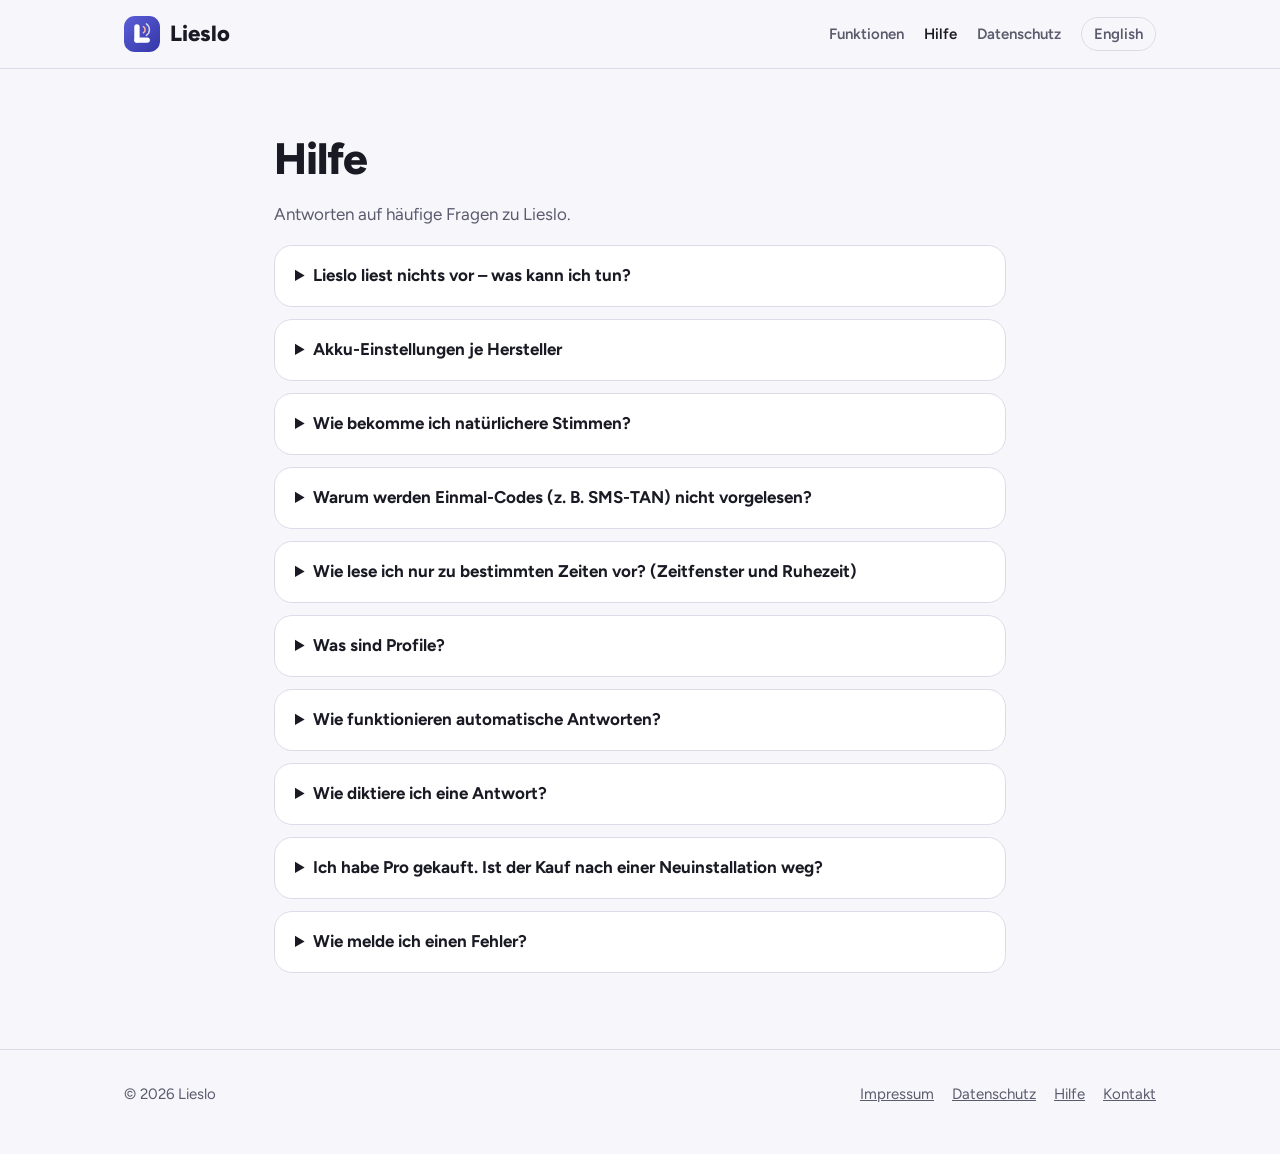
<file: hilfe.html>
<!doctype html>
<html lang="de">
<head>
<meta charset="utf-8">
<meta name="viewport" content="width=device-width, initial-scale=1">
<title>Hilfe – Lieslo</title>
<meta name="description" content="Hilfe und häufige Fragen zu Lieslo.">
<meta name="theme-color" content="#3437A8">
<link rel="icon" href="/icon.svg" type="image/svg+xml">
<link rel="stylesheet" href="/style.css">
</head>
<body>
<header class="top"><div class="wrap">
<a class="brand" href="/de/"><img src="/icon.svg" alt="" width="36" height="36">Lieslo</a>
<nav class="main" aria-label="Hauptmenü"><a class="hide-s" href="/de/#funktionen">Funktionen</a><a class="" href="/hilfe.html" aria-current="page">Hilfe</a><a class="hide-s" href="/datenschutz.html">Datenschutz</a><a class="lang" href="/en/help.html" hreflang="en" lang="en">English</a></nav>
</div></header>
<main>
<div class="doc"><h1>Hilfe</h1><p class="meta">Antworten auf häufige Fragen zu Lieslo.</p><details><summary>Lieslo liest nichts vor – was kann ich tun?</summary><ol><li>Öffne in Lieslo <b>Einstellungen → Funktioniert alles?</b>. Dort siehst du, ob eine Freigabe fehlt.</li><li>Prüfe, ob der <b>Benachrichtigungszugriff</b> für Lieslo erlaubt ist.</li><li>Stelle die <b>Medien-Lautstärke</b> lauter. Ist sie ganz unten, hört man nichts.</li><li>Prüfe, ob eine eingeschaltete <b>Regel</b> zur Nachricht passt.</li><li>Erlaube Lieslo, im Hintergrund zu laufen (siehe Akku-Einstellungen unten).</li></ol></details><details><summary>Akku-Einstellungen je Hersteller</summary><p>Manche Hersteller beenden Apps im Hintergrund, um Akku zu sparen. Dann kann Lieslo Nachrichten verpassen. Die Menünamen können je nach Android-Version etwas abweichen.</p><ul><li><b>Samsung:</b> Einstellungen → Apps → Lieslo → Akku → <i>Nicht eingeschränkt</i>.</li><li><b>Xiaomi, Redmi, POCO:</b> Einstellungen → Apps → Apps verwalten → Lieslo → Akkusparmodus → <i>Keine Einschränkungen</i>; zusätzlich <i>Autostart</i> einschalten.</li><li><b>Huawei, Honor:</b> Einstellungen → Akku → App-Start → Lieslo → <i>Manuell verwalten</i> und alle Schalter an.</li><li><b>OnePlus, OPPO, realme:</b> Einstellungen → Akku → Lieslo → <i>Hintergrundaktivität zulassen</i> bzw. <i>Nicht optimieren</i>.</li><li><b>Andere:</b> Einstellungen → Apps → Lieslo → Akku → <i>Nicht optimieren</i> oder <i>Nicht eingeschränkt</i>.</li></ul><p>Lieslo zeigt dir diese Hilfe auch direkt in der App beim ersten Start.</p></details><details><summary>Wie bekomme ich natürlichere Stimmen?</summary><p>Lieslo nutzt die Sprachausgabe deines Handys. So klingt es natürlicher:</p><ol><li>Installiere aus dem Play Store die App <b>„Sprachausgabe von Google“</b> (Speech Services by Google) und lade dort die Stimmen deiner Sprachen herunter.</li><li>Oder nutze eine freie Sprachausgabe-App wie <b>SherpaTTS</b> (erhältlich über F-Droid).</li><li>Wähle die App dann in Lieslo unter <b>Einstellungen → Sprachausgabe-App</b>.</li></ol><p>Fehlt für eine Sprache die Stimme, lade sie in der Sprachausgabe-App nach.</p></details><details><summary>Warum werden Einmal-Codes (z. B. SMS-TAN) nicht vorgelesen?</summary><p>Ab Android 15 gibt Android solche Codes aus Sicherheitsgründen nicht mehr an Apps wie Lieslo weiter. Das ist gewollt und schützt dich.</p></details><details><summary>Wie lese ich nur zu bestimmten Zeiten vor? (Zeitfenster und Ruhezeit)</summary><p>Diese Funktionen gehören zu <b>Lieslo Pro</b>.</p><ul><li><b>Zeitfenster pro Regel:</b> Öffne die Regel und tippe unter <b>Nur zu bestimmten Zeiten</b> auf Hinzufügen. Wähle Wochentage und Uhrzeit von–bis, z. B. Mo–Fr 08:00–18:00. Auch über Mitternacht geht (z. B. 22:00–07:00). Eine Regel kann mehrere Zeitfenster haben.</li><li><b>Ruhezeit:</b> <b>Einstellungen → Vorlesen → Ruhezeit</b>. Dort legst du fest, wann Lieslo gar nichts vorliest, z. B. nachts. Unter <b>Ausnahmen</b> wählst du Regeln, die trotzdem vorlesen (z. B. „Mama“). Das geht auch in der Regel mit <b>Auch in der Ruhezeit vorlesen</b>.</li></ul><p>Der Filter zeigt passende Meldungen auch außerhalb der Zeiten weiter an. Im Verlauf steht dann „Außerhalb des Zeitfensters“ oder „Ruhezeit“.</p></details><details><summary>Was sind Profile?</summary><p>Mit Profilen (<b>Lieslo Pro</b>) legst du fest, welche Regeln gerade gelten, z. B. andere im <b>Auto</b> als bei der <b>Arbeit</b>. Ohne Profile bleibt alles wie gewohnt (Profil „Standard“).</p><ul><li><b>Anlegen:</b> <b>Einstellungen → Vorlesen → Profile</b>. Name, Symbol, welche Regeln an sind, dazu z. B. „nur über Kopfhörer“, Ruhezeit und Tempo.</li><li><b>Umschalten:</b> auf dem Startbildschirm, über die Schnelleinstellungs-Kachel <b>Lieslo-Profil</b> (Benachrichtigungsleiste ganz herunterziehen → Bearbeiten → Kachel hinzufügen) oder über Lieslos Meldung „Profil: …“.</li><li><b>Automatisch:</b> im Profil unter <b>Automatisch einschalten</b>: wenn ein bestimmtes Gerät verbunden ist (z. B. das Auto-Radio), zu bestimmten Zeiten oder wenn Kopfhörer verbunden sind. Lieslo zeigt an, welches Profil gerade gilt und warum.</li></ul></details><details><summary>Wie funktionieren automatische Antworten?</summary><p>Lieslo kann auf Nachrichten selbst mit einem festen Text antworten, z. B. „Ich fahre gerade, melde mich später.“ (<b>Lieslo Pro</b>). Verschickt wird die Antwort von deiner Messenger-App über den „Antworten“-Knopf in ihrer Benachrichtigung. Lieslo selbst hat kein Internet.</p><ol><li><b>Einstellungen → Vorlesen → Automatische Antworten</b>: Hauptschalter einschalten und festlegen, <b>wie oft</b> dieselbe Person höchstens eine Antwort bekommt (Standard: 1 Stunde).</li><li>In einer Regel (oder einem Profil) <b>Automatisch antworten</b> einschalten und den Text wählen.</li></ol><p><b>Schutz:</b> höchstens eine Antwort pro Person im gewählten Zeitraum, nie in Gruppen (außer du wählst <b>Auch in Gruppen antworten</b>), nie auf eigene Nachrichten, Anrufe, System-Meldungen oder Einmal-Codes. Im Verlauf steht „Automatisch geantwortet“. Über den Hauptschalter oder „Ausschalten“ auf dem Startbildschirm stoppst du alles sofort.</p><p>Nicht jede App bietet einen „Antworten“-Knopf. In der App-Auswahl steht bei passenden Apps <b>Automatische Antworten möglich</b>.</p></details><details><summary>Wie diktiere ich eine Antwort?</summary><p>Diese Funktion gehört zu <b>Lieslo Pro</b> und geht ab Android 12.</p><ol><li><b>Einstellungen → Vorlesen → Antwort diktieren</b> einschalten und das Mikrofon erlauben.</li><li>Nach dem Vorlesen einer Chat-Nachricht zeigt Lieslo eine leise Meldung mit dem Knopf <b>Antworten</b>.</li><li>Antippen, sprechen. Lieslo liest deine Antwort vor („Antwort an …: … Senden?“).</li><li>Erst wenn du <b>Senden</b> tippst, verschickt der Messenger die Antwort. Optional: <b>Mit „Ja“ bestätigen</b>.</li></ol><p><b>Mikrofon:</b> Lieslo braucht es nur zum Diktieren und nur, solange das Diktier-Fenster offen ist. Die Sprache wird nur auf dem Handy erkannt, nichts wird gespeichert oder verschickt. Die Erlaubnis kannst du jederzeit zurücknehmen: Einstellungen des Handys → Apps → Lieslo → Berechtigungen → Mikrofon.</p><p><b>Funktion gesperrt?</b> Dann fehlt das Sprachpaket für die Spracherkennung auf dem Gerät. Tippe in Lieslo auf <b>Sprachpaket laden</b>. Welche Sprachen es gibt, hängt vom Handy ab.</p></details><details><summary>Ich habe Pro gekauft. Ist der Kauf nach einer Neuinstallation weg?</summary><p>Nein. Google Play merkt sich den Kauf in deinem Google-Konto. Lieslo stellt ihn beim Öffnen automatisch wieder her. Falls nicht: <b>Einstellungen → Lieslo Pro → Kauf wiederherstellen</b>. Nutze dasselbe Google-Konto wie beim Kauf.</p></details><details><summary>Wie melde ich einen Fehler?</summary><p>In Lieslo unter <b>Einstellungen → Fehlerbericht teilen</b>. Der Bericht enthält nur technische Angaben, keine Nachrichten und keine Namen, und du siehst ihn vor dem Senden. Oder schreib uns an <a href="&#109;&#97;&#105;&#108;&#116;&#111;&#58;&#108;&#105;&#101;&#115;&#108;&#111;&#46;&#97;&#100;&#114;&#101;&#115;&#115;&#64;&#103;&#109;&#97;&#105;&#108;&#46;&#99;&#111;&#109;">&#108;&#105;&#101;&#115;&#108;&#111;&#46;&#97;&#100;&#114;&#101;&#115;&#115;&#64;&#103;&#109;&#97;&#105;&#108;&#46;&#99;&#111;&#109;</a>.</p></details></div>
</main>
<footer><div class="wrap"><span>© 2026 Lieslo</span><nav aria-label="Footer"><a href="/impressum.html">Impressum</a><a href="/datenschutz.html">Datenschutz</a><a href="/hilfe.html">Hilfe</a><a href="&#109;&#97;&#105;&#108;&#116;&#111;&#58;&#108;&#105;&#101;&#115;&#108;&#111;&#46;&#97;&#100;&#114;&#101;&#115;&#115;&#64;&#103;&#109;&#97;&#105;&#108;&#46;&#99;&#111;&#109;">Kontakt</a></nav></div></footer>
</body>
</html>
</file>
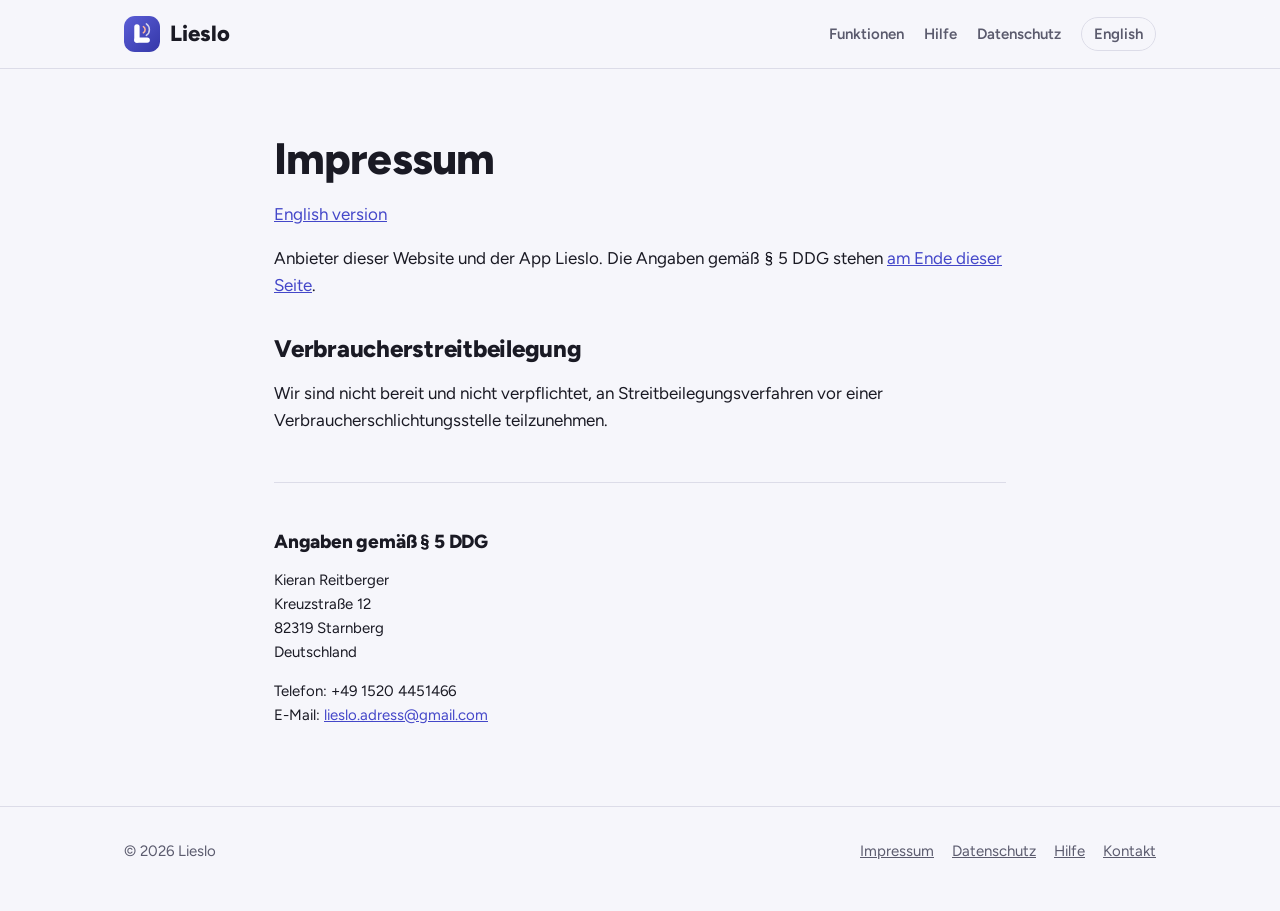
<file: impressum.html>
<!doctype html>
<html lang="de">
<head>
<meta charset="utf-8">
<meta name="viewport" content="width=device-width, initial-scale=1">
<title>Impressum – Lieslo</title>
<meta name="description" content="Impressum von Lieslo.">
<meta name="robots" content="noindex">
<script>if(location.hash==="#en")location.replace("/en/legal-notice.html")</script>
<meta name="theme-color" content="#3437A8">
<link rel="icon" href="/icon.svg" type="image/svg+xml">
<link rel="stylesheet" href="/style.css">
</head>
<body>
<header class="top"><div class="wrap">
<a class="brand" href="/de/"><img src="/icon.svg" alt="" width="36" height="36">Lieslo</a>
<nav class="main" aria-label="Hauptmenü"><a class="hide-s" href="/de/#funktionen">Funktionen</a><a class="" href="/hilfe.html">Hilfe</a><a class="hide-s" href="/datenschutz.html">Datenschutz</a><a class="lang" href="/en/legal-notice.html" hreflang="en" lang="en">English</a></nav>
</div></header>
<main>
<div class="doc"><h1>Impressum</h1>
<p class="meta"><a href="/en/legal-notice.html" id="en" lang="en">English version</a></p>
<p>Anbieter dieser Website und der App Lieslo. Die Angaben gemäß § 5 DDG stehen <a href="#angaben">am Ende dieser Seite</a>.</p>
<h2>Verbraucherstreitbeilegung</h2>
<p>Wir sind nicht bereit und nicht verpflichtet, an Streitbeilegungsverfahren vor einer Verbraucherschlichtungsstelle teilzunehmen.</p>
<hr>
<div class="legal" id="angaben"><h2>Angaben gemäß § 5 DDG</h2>
<p>Kieran Reitberger<br>Kreuzstraße 12<br>82319 Starnberg<br>Deutschland</p>
<p>Telefon: &#43;&#52;&#57;&#32;&#49;&#53;&#50;&#48;&#32;&#52;&#52;&#53;&#49;&#52;&#54;&#54;<br>E-Mail: <a href="&#109;&#97;&#105;&#108;&#116;&#111;&#58;&#108;&#105;&#101;&#115;&#108;&#111;&#46;&#97;&#100;&#114;&#101;&#115;&#115;&#64;&#103;&#109;&#97;&#105;&#108;&#46;&#99;&#111;&#109;">&#108;&#105;&#101;&#115;&#108;&#111;&#46;&#97;&#100;&#114;&#101;&#115;&#115;&#64;&#103;&#109;&#97;&#105;&#108;&#46;&#99;&#111;&#109;</a></p></div></div>
</main>
<footer><div class="wrap"><span>© 2026 Lieslo</span><nav aria-label="Footer"><a href="/impressum.html">Impressum</a><a href="/datenschutz.html">Datenschutz</a><a href="/hilfe.html">Hilfe</a><a href="&#109;&#97;&#105;&#108;&#116;&#111;&#58;&#108;&#105;&#101;&#115;&#108;&#111;&#46;&#97;&#100;&#114;&#101;&#115;&#115;&#64;&#103;&#109;&#97;&#105;&#108;&#46;&#99;&#111;&#109;">Kontakt</a></nav></div></footer>
</body>
</html>
</file>
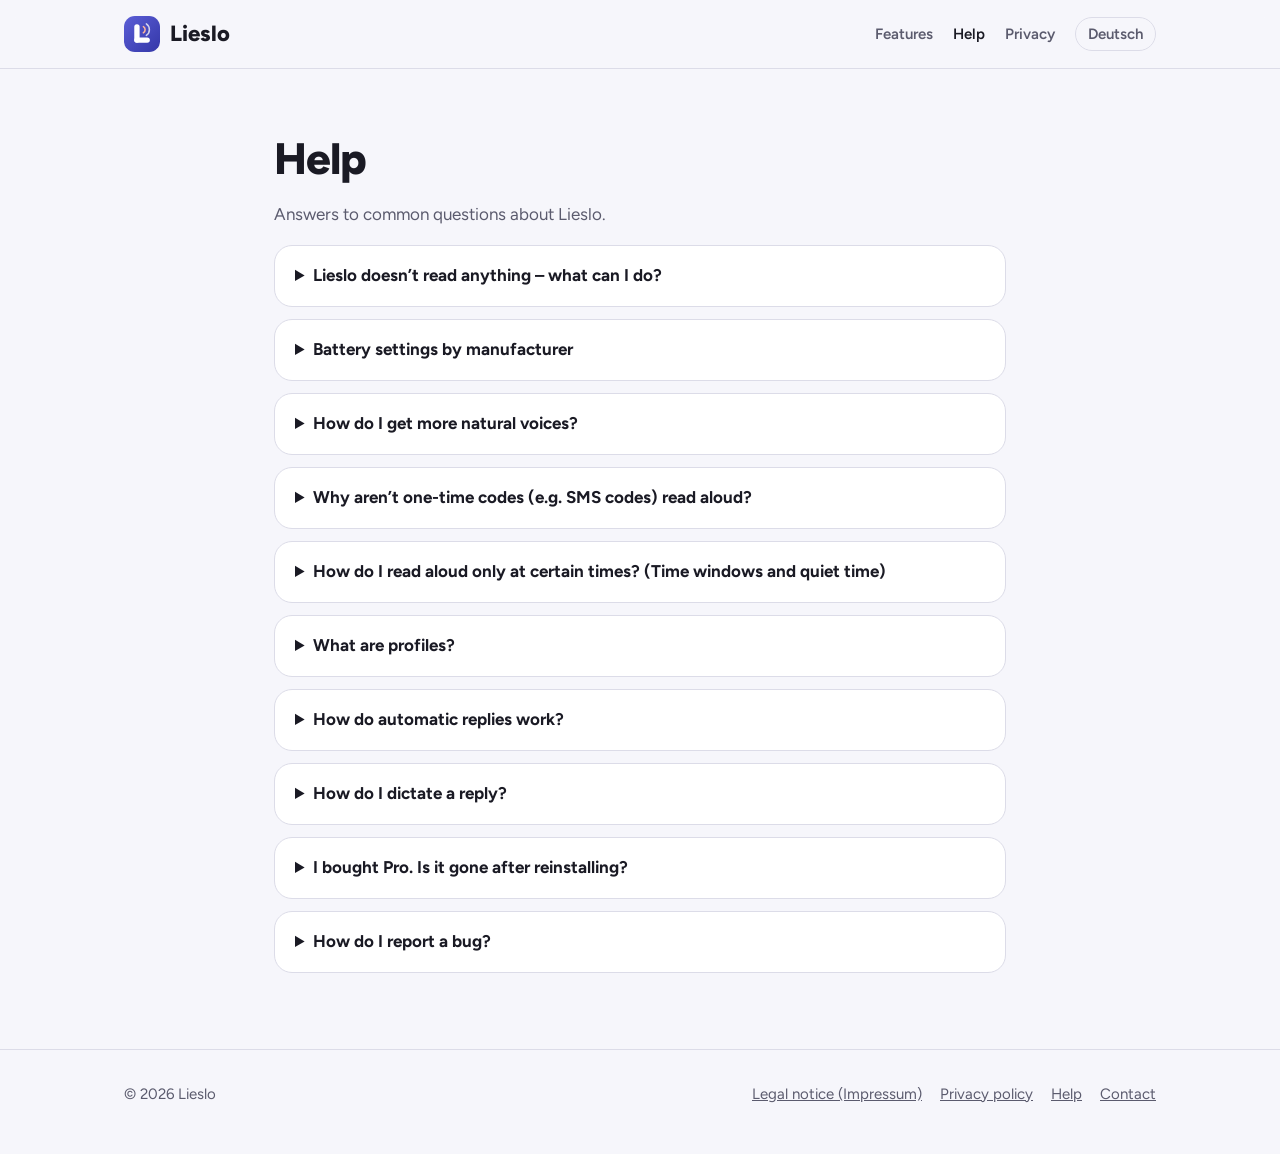
<file: en/help.html>
<!doctype html>
<html lang="en">
<head>
<meta charset="utf-8">
<meta name="viewport" content="width=device-width, initial-scale=1">
<title>Help – Lieslo</title>
<meta name="description" content="Help and FAQ for Lieslo.">
<meta name="theme-color" content="#3437A8">
<link rel="icon" href="/icon.svg" type="image/svg+xml">
<link rel="stylesheet" href="/style.css">
</head>
<body>
<header class="top"><div class="wrap">
<a class="brand" href="/"><img src="/icon.svg" alt="" width="36" height="36">Lieslo</a>
<nav class="main" aria-label="Main menu"><a class="hide-s" href="/#features">Features</a><a class="" href="/en/help.html" aria-current="page">Help</a><a class="hide-s" href="/en/privacy.html">Privacy</a><a class="lang" href="/hilfe.html" hreflang="de" lang="de">Deutsch</a></nav>
</div></header>
<main>
<div class="doc"><h1>Help</h1><p class="meta">Answers to common questions about Lieslo.</p><details><summary>Lieslo doesn’t read anything – what can I do?</summary><ol><li>In Lieslo, open <b>Settings → Is everything working?</b>. It shows whether a permission is missing.</li><li>Check that <b>notification access</b> is allowed for Lieslo.</li><li>Turn up the <b>media volume</b>. If it is all the way down, you won’t hear anything.</li><li>Check that an enabled <b>rule</b> matches the message.</li><li>Allow Lieslo to run in the background (see battery settings below).</li></ol></details><details><summary>Battery settings by manufacturer</summary><p>Some manufacturers stop apps in the background to save battery. Lieslo may then miss messages. Menu names can differ slightly depending on your Android version.</p><ul><li><b>Samsung:</b> Settings → Apps → Lieslo → Battery → <i>Unrestricted</i>.</li><li><b>Xiaomi, Redmi, POCO:</b> Settings → Apps → Manage apps → Lieslo → Battery saver → <i>No restrictions</i>; also turn on <i>Autostart</i>.</li><li><b>Huawei, Honor:</b> Settings → Battery → App launch → Lieslo → <i>Manage manually</i> and turn all switches on.</li><li><b>OnePlus, OPPO, realme:</b> Settings → Battery → Lieslo → <i>Allow background activity</i> or <i>Don’t optimize</i>.</li><li><b>Others:</b> Settings → Apps → Lieslo → Battery → <i>Don’t optimize</i> or <i>Unrestricted</i>.</li></ul><p>Lieslo also shows you this help in the app when you first start it.</p></details><details><summary>How do I get more natural voices?</summary><p>Lieslo uses your phone’s text-to-speech. To make it sound more natural:</p><ol><li>Install <b>Speech Services by Google</b> from the Play Store and download the voices for your languages there.</li><li>Or use a free text-to-speech app such as <b>SherpaTTS</b> (available via F-Droid).</li><li>Then choose the app in Lieslo under <b>Settings → Text-to-speech app</b>.</li></ol><p>If a language has no voice, download it in your text-to-speech app.</p></details><details><summary>Why aren’t one-time codes (e.g. SMS codes) read aloud?</summary><p>Starting with Android 15, Android no longer passes such codes to apps like Lieslo for security reasons. This is intentional and protects you.</p></details><details><summary>How do I read aloud only at certain times? (Time windows and quiet time)</summary><p>These features are part of <b>Lieslo Pro</b>.</p><ul><li><b>Time window per rule:</b> Open the rule and add a time window under <b>Only at certain times</b>. Choose weekdays and a time from–to, e.g. Mon–Fri 08:00–18:00. Windows across midnight work too (e.g. 22:00–07:00). A rule can have several time windows.</li><li><b>Quiet time:</b> <b>Settings → Read aloud → Quiet time</b>. Choose when Lieslo reads nothing aloud, for example at night. Under <b>Exceptions</b> you pick rules that still read aloud (e.g. “Mom”). You can also do this in the rule with <b>Also read aloud during quiet time</b>.</li></ul><p>The filter keeps showing matching notifications outside these times. The history shows why a message was not read aloud.</p></details><details><summary>What are profiles?</summary><p>With profiles (<b>Lieslo Pro</b>) you decide which rules apply right now, e.g. different ones in the <b>car</b> than at <b>work</b>. Without profiles everything stays as it is (profile “Default”).</p><ul><li><b>Create:</b> <b>Settings → Read aloud → Profiles</b>. Name, icon, which rules are on, plus settings such as “headphones only”, quiet time and speed.</li><li><b>Switch:</b> on the home screen, with the Quick Settings tile <b>Lieslo profile</b> (pull the notification bar all the way down → Edit → add the tile) or with Lieslo’s “Profile: …” notification.</li><li><b>Automatically:</b> in the profile under <b>Switch on automatically</b>: when a certain device is connected (e.g. the car radio), at certain times or when headphones are connected. Lieslo shows which profile applies right now and why.</li></ul></details><details><summary>How do automatic replies work?</summary><p>Lieslo can answer messages with a fixed text, e.g. “I’m driving, I’ll get back to you later.” (<b>Lieslo Pro</b>). The reply is sent by your messenger app through the “Reply” button in its notification. Lieslo itself has no internet access.</p><ol><li><b>Settings → Read aloud → Automatic replies</b>: turn on the main switch and choose <b>how often</b> the same person can get a reply at most (default: 1 hour).</li><li>In a rule (or a profile), turn on <b>Reply automatically</b> and choose the text.</li></ol><p><b>Protection:</b> at most one reply per person in the chosen period, never in groups (unless you choose <b>Also reply in groups</b>), never to your own messages, calls, system notifications or one-time codes. The history marks every automatic reply. The main switch or “Switch off” on the home screen stops everything immediately.</p><p>Not every app offers a “Reply” button. In the app list, suitable apps show <b>Automatic replies possible</b>.</p></details><details><summary>How do I dictate a reply?</summary><p>This feature is part of <b>Lieslo Pro</b> and needs Android 12 or newer.</p><ol><li>Turn on <b>Settings → Read aloud → Dictate a reply</b> and allow the microphone.</li><li>After reading a chat message aloud, Lieslo shows a quiet notification with a <b>Reply</b> button.</li><li>Tap it and speak. Lieslo reads your reply back (“Reply to …: … Send?”).</li><li>Only when you tap <b>Send</b> does the messenger send the reply. Optional: <b>Confirm with “Yes”</b>.</li></ol><p><b>Microphone:</b> Lieslo only needs it for dictating, and only while the dictation window is open. Speech is recognised on the phone only; nothing is stored or sent. You can withdraw the permission at any time: phone settings → Apps → Lieslo → Permissions → Microphone.</p><p><b>Feature locked?</b> Then the language pack for on-device speech recognition is missing. Tap <b>Download language pack</b> in Lieslo. Which languages are available depends on your phone.</p></details><details><summary>I bought Pro. Is it gone after reinstalling?</summary><p>No. Google Play remembers the purchase in your Google account. Lieslo restores it automatically when you open the app. If not: <b>Settings → Lieslo Pro → Restore purchase</b>. Use the same Google account you bought it with.</p></details><details><summary>How do I report a bug?</summary><p>In Lieslo, go to <b>Settings → Share error report</b>. The report only contains technical details, no messages and no names, and you can see it before sending. Or email us at <a href="&#109;&#97;&#105;&#108;&#116;&#111;&#58;&#108;&#105;&#101;&#115;&#108;&#111;&#46;&#97;&#100;&#114;&#101;&#115;&#115;&#64;&#103;&#109;&#97;&#105;&#108;&#46;&#99;&#111;&#109;">&#108;&#105;&#101;&#115;&#108;&#111;&#46;&#97;&#100;&#114;&#101;&#115;&#115;&#64;&#103;&#109;&#97;&#105;&#108;&#46;&#99;&#111;&#109;</a>.</p></details></div>
</main>
<footer><div class="wrap"><span>© 2026 Lieslo</span><nav aria-label="Footer"><a href="/en/legal-notice.html">Legal notice (Impressum)</a><a href="/en/privacy.html">Privacy policy</a><a href="/en/help.html">Help</a><a href="&#109;&#97;&#105;&#108;&#116;&#111;&#58;&#108;&#105;&#101;&#115;&#108;&#111;&#46;&#97;&#100;&#114;&#101;&#115;&#115;&#64;&#103;&#109;&#97;&#105;&#108;&#46;&#99;&#111;&#109;">Contact</a></nav></div></footer>
</body>
</html>
</file>
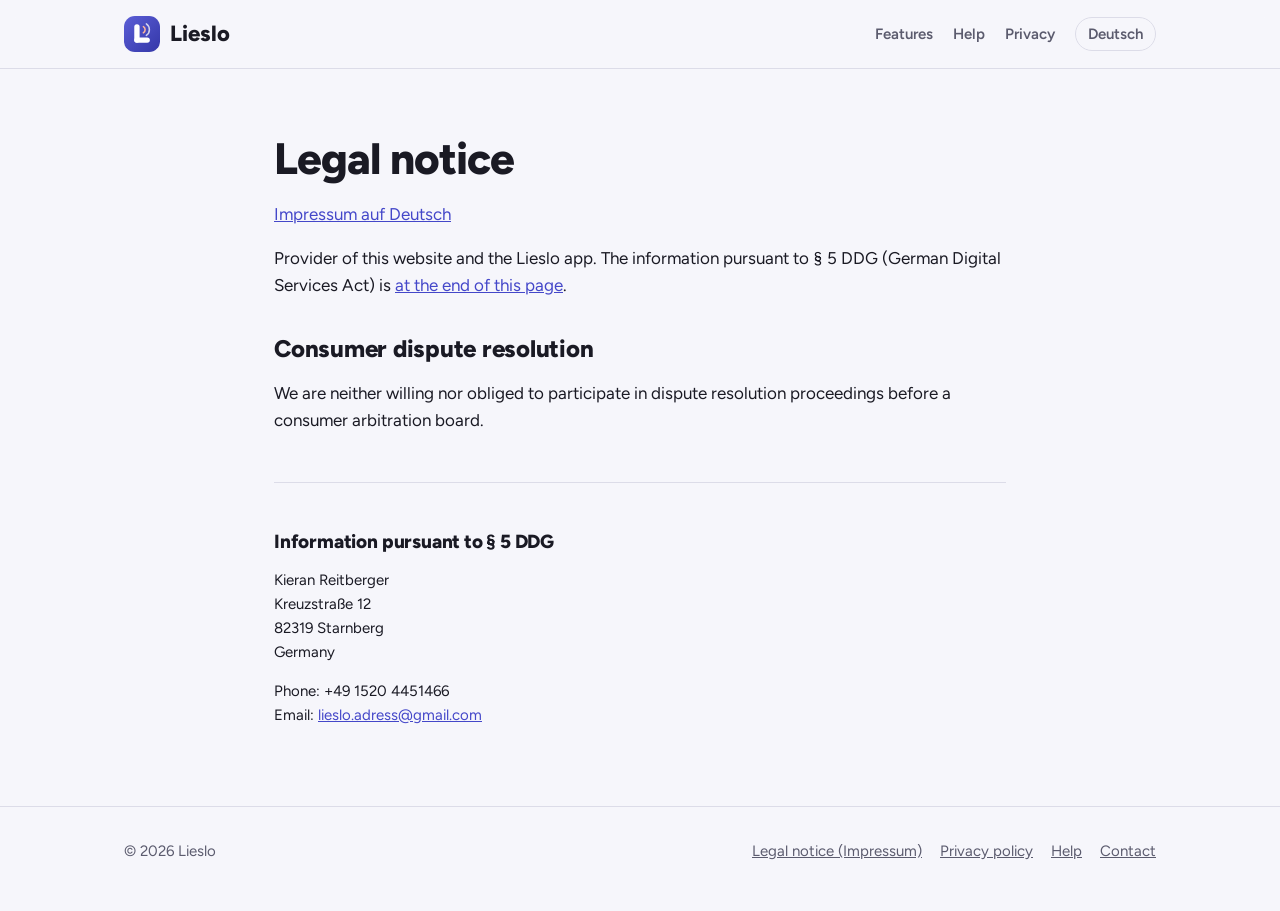
<file: en/legal-notice.html>
<!doctype html>
<html lang="en">
<head>
<meta charset="utf-8">
<meta name="viewport" content="width=device-width, initial-scale=1">
<title>Legal notice (Impressum) – Lieslo</title>
<meta name="description" content="Legal notice of Lieslo.">
<meta name="robots" content="noindex">
<meta name="theme-color" content="#3437A8">
<link rel="icon" href="/icon.svg" type="image/svg+xml">
<link rel="stylesheet" href="/style.css">
</head>
<body>
<header class="top"><div class="wrap">
<a class="brand" href="/"><img src="/icon.svg" alt="" width="36" height="36">Lieslo</a>
<nav class="main" aria-label="Main menu"><a class="hide-s" href="/#features">Features</a><a class="" href="/en/help.html">Help</a><a class="hide-s" href="/en/privacy.html">Privacy</a><a class="lang" href="/impressum.html" hreflang="de" lang="de">Deutsch</a></nav>
</div></header>
<main>
<div class="doc"><h1>Legal notice</h1>
<p class="meta"><a href="/impressum.html" lang="de">Impressum auf Deutsch</a></p>
<p>Provider of this website and the Lieslo app. The information pursuant to § 5 DDG (German Digital Services Act) is <a href="#details">at the end of this page</a>.</p>
<h2>Consumer dispute resolution</h2>
<p>We are neither willing nor obliged to participate in dispute resolution proceedings before a consumer arbitration board.</p>
<hr>
<div class="legal" id="details"><h2>Information pursuant to § 5 DDG</h2>
<p>Kieran Reitberger<br>Kreuzstraße 12<br>82319 Starnberg<br>Germany</p>
<p>Phone: &#43;&#52;&#57;&#32;&#49;&#53;&#50;&#48;&#32;&#52;&#52;&#53;&#49;&#52;&#54;&#54;<br>Email: <a href="&#109;&#97;&#105;&#108;&#116;&#111;&#58;&#108;&#105;&#101;&#115;&#108;&#111;&#46;&#97;&#100;&#114;&#101;&#115;&#115;&#64;&#103;&#109;&#97;&#105;&#108;&#46;&#99;&#111;&#109;">&#108;&#105;&#101;&#115;&#108;&#111;&#46;&#97;&#100;&#114;&#101;&#115;&#115;&#64;&#103;&#109;&#97;&#105;&#108;&#46;&#99;&#111;&#109;</a></p></div></div>
</main>
<footer><div class="wrap"><span>© 2026 Lieslo</span><nav aria-label="Footer"><a href="/en/legal-notice.html">Legal notice (Impressum)</a><a href="/en/privacy.html">Privacy policy</a><a href="/en/help.html">Help</a><a href="&#109;&#97;&#105;&#108;&#116;&#111;&#58;&#108;&#105;&#101;&#115;&#108;&#111;&#46;&#97;&#100;&#114;&#101;&#115;&#115;&#64;&#103;&#109;&#97;&#105;&#108;&#46;&#99;&#111;&#109;">Contact</a></nav></div></footer>
</body>
</html>
</file>
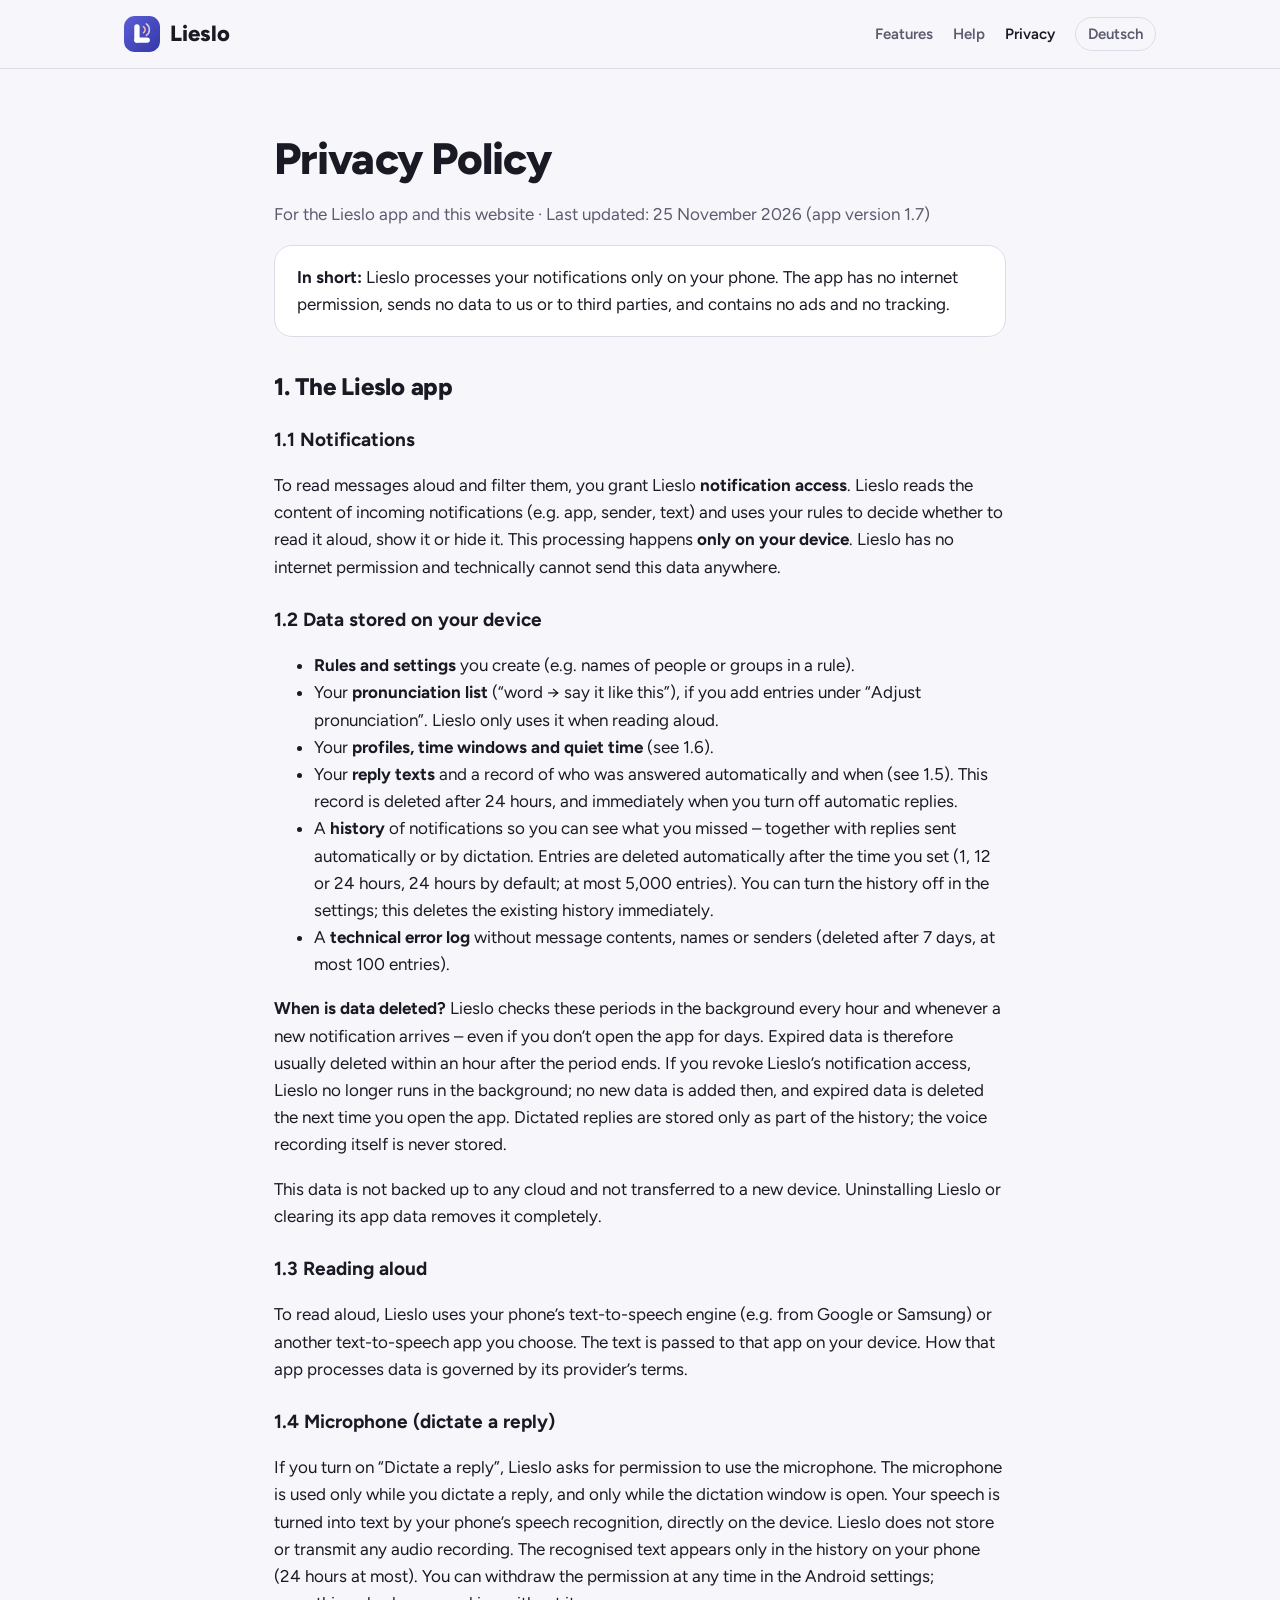
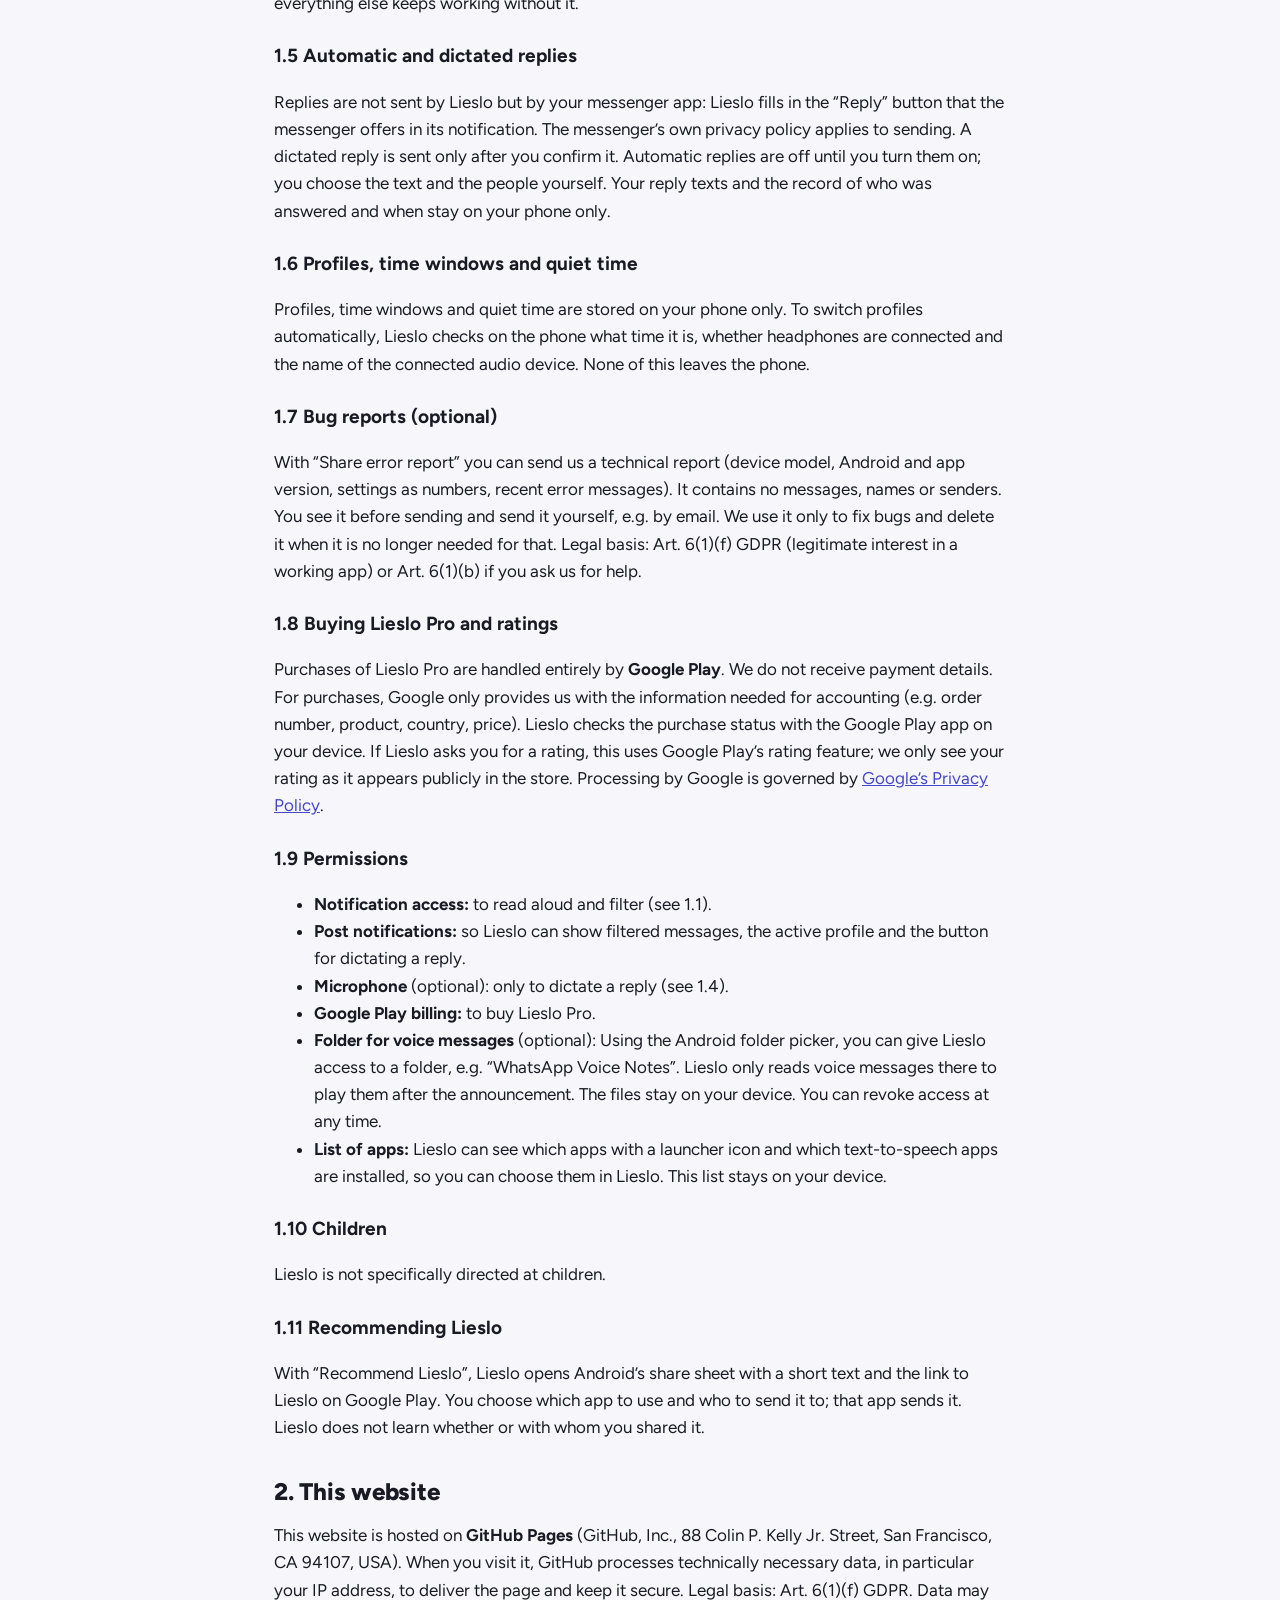
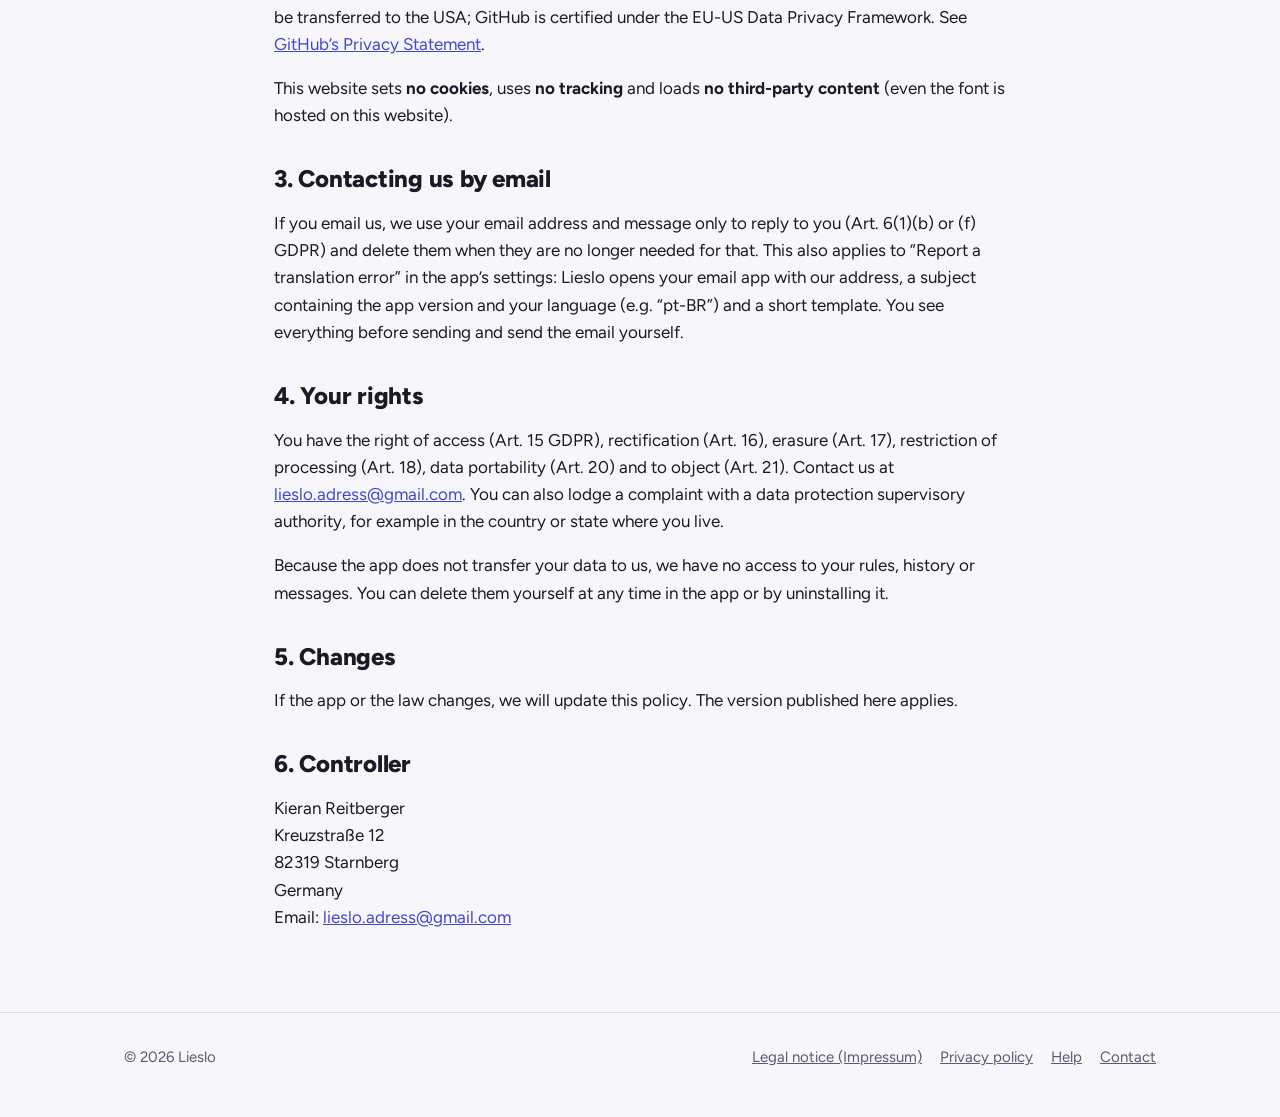
<file: en/privacy.html>
<!doctype html>
<html lang="en">
<head>
<meta charset="utf-8">
<meta name="viewport" content="width=device-width, initial-scale=1">
<title>Privacy Policy – Lieslo</title>
<meta name="description" content="Privacy policy of the Lieslo app and this website.">
<meta name="robots" content="noindex">
<meta name="theme-color" content="#3437A8">
<link rel="icon" href="/icon.svg" type="image/svg+xml">
<link rel="stylesheet" href="/style.css">
</head>
<body>
<header class="top"><div class="wrap">
<a class="brand" href="/"><img src="/icon.svg" alt="" width="36" height="36">Lieslo</a>
<nav class="main" aria-label="Main menu"><a class="hide-s" href="/#features">Features</a><a class="" href="/en/help.html">Help</a><a class="hide-s" href="/en/privacy.html" aria-current="page">Privacy</a><a class="lang" href="/datenschutz.html" hreflang="de" lang="de">Deutsch</a></nav>
</div></header>
<main>
<div class="doc"><h1>Privacy Policy</h1>
<p class="meta">For the Lieslo app and this website · Last updated: 25 November 2026 (app version 1.7)</p>
<div class="box"><b>In short:</b> Lieslo processes your notifications only on your phone. The app has no internet permission, sends no data to us or to third parties, and contains no ads and no tracking.</div>
<h2>1. The Lieslo app</h2>
<h3>1.1 Notifications</h3>
<p>To read messages aloud and filter them, you grant Lieslo <b>notification access</b>. Lieslo reads the content of incoming notifications (e.g. app, sender, text) and uses your rules to decide whether to read it aloud, show it or hide it. This processing happens <b>only on your device</b>. Lieslo has no internet permission and technically cannot send this data anywhere.</p>
<h3>1.2 Data stored on your device</h3>
<ul><li><b>Rules and settings</b> you create (e.g. names of people or groups in a rule).</li><li>Your <b>pronunciation list</b> (“word → say it like this”), if you add entries under “Adjust pronunciation”. Lieslo only uses it when reading aloud.</li><li>Your <b>profiles, time windows and quiet time</b> (see 1.6).</li><li>Your <b>reply texts</b> and a record of who was answered automatically and when (see 1.5). This record is deleted after 24 hours, and immediately when you turn off automatic replies.</li><li>A <b>history</b> of notifications so you can see what you missed – together with replies sent automatically or by dictation. Entries are deleted automatically after the time you set (1, 12 or 24 hours, 24 hours by default; at most 5,000 entries). You can turn the history off in the settings; this deletes the existing history immediately.</li><li>A <b>technical error log</b> without message contents, names or senders (deleted after 7 days, at most 100 entries).</li></ul>
<p><b>When is data deleted?</b> Lieslo checks these periods in the background every hour and whenever a new notification arrives – even if you don’t open the app for days. Expired data is therefore usually deleted within an hour after the period ends. If you revoke Lieslo’s notification access, Lieslo no longer runs in the background; no new data is added then, and expired data is deleted the next time you open the app. Dictated replies are stored only as part of the history; the voice recording itself is never stored.</p>
<p>This data is not backed up to any cloud and not transferred to a new device. Uninstalling Lieslo or clearing its app data removes it completely.</p>
<h3>1.3 Reading aloud</h3>
<p>To read aloud, Lieslo uses your phone’s text-to-speech engine (e.g. from Google or Samsung) or another text-to-speech app you choose. The text is passed to that app on your device. How that app processes data is governed by its provider’s terms.</p>
<h3>1.4 Microphone (dictate a reply)</h3>
<p>If you turn on “Dictate a reply”, Lieslo asks for permission to use the microphone. The microphone is used only while you dictate a reply, and only while the dictation window is open. Your speech is turned into text by your phone’s speech recognition, directly on the device. Lieslo does not store or transmit any audio recording. The recognised text appears only in the history on your phone (24 hours at most). You can withdraw the permission at any time in the Android settings; everything else keeps working without it.</p>
<h3>1.5 Automatic and dictated replies</h3>
<p>Replies are not sent by Lieslo but by your messenger app: Lieslo fills in the “Reply” button that the messenger offers in its notification. The messenger’s own privacy policy applies to sending. A dictated reply is sent only after you confirm it. Automatic replies are off until you turn them on; you choose the text and the people yourself. Your reply texts and the record of who was answered and when stay on your phone only.</p>
<h3>1.6 Profiles, time windows and quiet time</h3>
<p>Profiles, time windows and quiet time are stored on your phone only. To switch profiles automatically, Lieslo checks on the phone what time it is, whether headphones are connected and the name of the connected audio device. None of this leaves the phone.</p>
<h3>1.7 Bug reports (optional)</h3>
<p>With “Share error report” you can send us a technical report (device model, Android and app version, settings as numbers, recent error messages). It contains no messages, names or senders. You see it before sending and send it yourself, e.g. by email. We use it only to fix bugs and delete it when it is no longer needed for that. Legal basis: Art. 6(1)(f) GDPR (legitimate interest in a working app) or Art. 6(1)(b) if you ask us for help.</p>
<h3>1.8 Buying Lieslo Pro and ratings</h3>
<p>Purchases of Lieslo Pro are handled entirely by <b>Google Play</b>. We do not receive payment details. For purchases, Google only provides us with the information needed for accounting (e.g. order number, product, country, price). Lieslo checks the purchase status with the Google Play app on your device. If Lieslo asks you for a rating, this uses Google Play’s rating feature; we only see your rating as it appears publicly in the store. Processing by Google is governed by <a href="https://policies.google.com/privacy" rel="noopener">Google’s Privacy Policy</a>.</p>
<h3>1.9 Permissions</h3>
<ul><li><b>Notification access:</b> to read aloud and filter (see 1.1).</li><li><b>Post notifications:</b> so Lieslo can show filtered messages, the active profile and the button for dictating a reply.</li><li><b>Microphone</b> (optional): only to dictate a reply (see 1.4).</li><li><b>Google Play billing:</b> to buy Lieslo Pro.</li><li><b>Folder for voice messages</b> (optional): Using the Android folder picker, you can give Lieslo access to a folder, e.g. “WhatsApp Voice Notes”. Lieslo only reads voice messages there to play them after the announcement. The files stay on your device. You can revoke access at any time.</li><li><b>List of apps:</b> Lieslo can see which apps with a launcher icon and which text-to-speech apps are installed, so you can choose them in Lieslo. This list stays on your device.</li></ul>
<h3>1.10 Children</h3>
<p>Lieslo is not specifically directed at children.</p>
<h3>1.11 Recommending Lieslo</h3>
<p>With “Recommend Lieslo”, Lieslo opens Android’s share sheet with a short text and the link to Lieslo on Google Play. You choose which app to use and who to send it to; that app sends it. Lieslo does not learn whether or with whom you shared it.</p>
<h2>2. This website</h2>
<p>This website is hosted on <b>GitHub Pages</b> (GitHub, Inc., 88 Colin P. Kelly Jr. Street, San Francisco, CA 94107, USA). When you visit it, GitHub processes technically necessary data, in particular your IP address, to deliver the page and keep it secure. Legal basis: Art. 6(1)(f) GDPR. Data may be transferred to the USA; GitHub is certified under the EU-US Data Privacy Framework. See <a href="https://docs.github.com/en/site-policy/privacy-policies/github-general-privacy-statement" rel="noopener">GitHub’s Privacy Statement</a>.</p>
<p>This website sets <b>no cookies</b>, uses <b>no tracking</b> and loads <b>no third-party content</b> (even the font is hosted on this website).</p>
<h2>3. Contacting us by email</h2>
<p>If you email us, we use your email address and message only to reply to you (Art. 6(1)(b) or (f) GDPR) and delete them when they are no longer needed for that. This also applies to “Report a translation error” in the app’s settings: Lieslo opens your email app with our address, a subject containing the app version and your language (e.g. “pt-BR”) and a short template. You see everything before sending and send the email yourself.</p>
<h2>4. Your rights</h2>
<p>You have the right of access (Art. 15 GDPR), rectification (Art. 16), erasure (Art. 17), restriction of processing (Art. 18), data portability (Art. 20) and to object (Art. 21). Contact us at <a href="&#109;&#97;&#105;&#108;&#116;&#111;&#58;&#108;&#105;&#101;&#115;&#108;&#111;&#46;&#97;&#100;&#114;&#101;&#115;&#115;&#64;&#103;&#109;&#97;&#105;&#108;&#46;&#99;&#111;&#109;">&#108;&#105;&#101;&#115;&#108;&#111;&#46;&#97;&#100;&#114;&#101;&#115;&#115;&#64;&#103;&#109;&#97;&#105;&#108;&#46;&#99;&#111;&#109;</a>. You can also lodge a complaint with a data protection supervisory authority, for example in the country or state where you live.</p>
<p>Because the app does not transfer your data to us, we have no access to your rules, history or messages. You can delete them yourself at any time in the app or by uninstalling it.</p>
<h2>5. Changes</h2>
<p>If the app or the law changes, we will update this policy. The version published here applies.</p>
<h2 id="controller">6. Controller</h2>
<p>Kieran Reitberger<br>Kreuzstraße 12<br>82319 Starnberg<br>Germany<br>Email: <a href="&#109;&#97;&#105;&#108;&#116;&#111;&#58;&#108;&#105;&#101;&#115;&#108;&#111;&#46;&#97;&#100;&#114;&#101;&#115;&#115;&#64;&#103;&#109;&#97;&#105;&#108;&#46;&#99;&#111;&#109;">&#108;&#105;&#101;&#115;&#108;&#111;&#46;&#97;&#100;&#114;&#101;&#115;&#115;&#64;&#103;&#109;&#97;&#105;&#108;&#46;&#99;&#111;&#109;</a></p></div>
</main>
<footer><div class="wrap"><span>© 2026 Lieslo</span><nav aria-label="Footer"><a href="/en/legal-notice.html">Legal notice (Impressum)</a><a href="/en/privacy.html">Privacy policy</a><a href="/en/help.html">Help</a><a href="&#109;&#97;&#105;&#108;&#116;&#111;&#58;&#108;&#105;&#101;&#115;&#108;&#111;&#46;&#97;&#100;&#114;&#101;&#115;&#115;&#64;&#103;&#109;&#97;&#105;&#108;&#46;&#99;&#111;&#109;">Contact</a></nav></div></footer>
</body>
</html>
</file>
<file: style.css>
@font-face{font-family:"Figtree";src:url("/fonts/figtree.ttf") format("truetype");font-weight:300 900;font-display:swap}
:root{--indigo:#4447C9;--indigo-dark:#3437A8;--bg:#F6F6FB;--card:#FFFFFF;--soft:#E4E4FF;--ink:#1A1A24;--muted:#5B5B6E;--coral:#FF8A5B;--coral-soft:#FFB59A;--line:#DCDCE8;--radius:24px}
@media (prefers-color-scheme:dark){:root{--bg:#121220;--card:#1C1C2E;--soft:#2A2A4A;--ink:#F1F1F8;--muted:#B4B4C8;--line:#33334A;--indigo:#8C8FF2}}
*{box-sizing:border-box}
html{scroll-behavior:smooth}
body{margin:0;font-family:"Figtree",system-ui,-apple-system,"Segoe UI",sans-serif;background:var(--bg);color:var(--ink);line-height:1.6;font-size:17px;-webkit-font-smoothing:antialiased}
a{color:var(--indigo)}a:hover{color:var(--indigo-dark)}
@media (prefers-color-scheme:dark){a:hover{color:#B3B5FF}}
.wrap{max-width:1080px;margin:0 auto;padding:0 24px}
header.top{position:sticky;top:0;z-index:10;background:color-mix(in srgb,var(--bg) 88%,transparent);backdrop-filter:blur(10px);border-bottom:1px solid var(--line)}
header.top .wrap{display:flex;align-items:center;justify-content:space-between;min-height:68px;gap:12px}
.brand{display:flex;align-items:center;gap:10px;text-decoration:none;color:var(--ink);font-weight:800;font-size:22px}
.brand img{width:36px;height:36px}
nav.main{display:flex;gap:20px;align-items:center;flex-wrap:wrap}
nav.main a{text-decoration:none;color:var(--muted);font-weight:600;font-size:15px}
nav.main a:hover,nav.main a[aria-current]{color:var(--ink)}
.lang{border:1px solid var(--line);border-radius:999px;padding:4px 12px}
.hero{padding:72px 0 56px}
.hero .wrap{display:grid;grid-template-columns:1.1fr .9fr;gap:48px;align-items:center}
.eyebrow{display:inline-block;background:var(--soft);color:var(--indigo);font-weight:700;font-size:14px;padding:6px 14px;border-radius:999px}
h1{font-size:clamp(36px,5.2vw,58px);line-height:1.08;letter-spacing:-.02em;margin:18px 0 18px;font-weight:800}
h1 em{font-style:normal;color:var(--indigo)}
.lead{font-size:20px;color:var(--muted);max-width:34em;margin:0 0 28px}
.btns{display:flex;gap:12px;flex-wrap:wrap}
.btn{display:inline-flex;align-items:center;gap:8px;min-height:48px;padding:12px 22px;border-radius:999px;font-weight:700;text-decoration:none;font-size:16px}
.btn.primary{background:var(--indigo);color:#fff}
.btn.primary:hover{background:var(--indigo-dark);color:#fff}
@media (prefers-color-scheme:dark){.btn.primary{background:#5B5ED6}.btn.primary:hover{background:#4447C9}}
.btn.ghost{border:1.5px solid var(--line);color:var(--ink)}
.btn.ghost:hover{border-color:var(--indigo);color:var(--ink)}
.note{font-size:14px;color:var(--muted);margin-top:14px}
/* phone */
.phone{justify-self:center;width:300px;max-width:100%;aspect-ratio:9/15.5;border-radius:44px;background:#1A1A24;padding:12px;box-shadow:0 30px 60px -20px rgba(52,55,168,.45)}
.screen{height:100%;border-radius:34px;background:linear-gradient(160deg,#5B5ED6,#3437A8);padding:56px 14px 14px;display:flex;flex-direction:column;gap:12px;position:relative;overflow:hidden}
.screen .time{position:absolute;top:18px;left:0;right:0;text-align:center;color:#fff;font-weight:700;font-size:15px;opacity:.9}
.notif{background:rgba(255,255,255,.96);color:#1A1A24;border-radius:20px;padding:12px 14px;font-size:14px;line-height:1.35}
.notif .app{display:flex;align-items:center;gap:6px;font-size:12px;color:#5B5B6E;font-weight:600;margin-bottom:4px}
.notif .app img{width:16px;height:16px}
.notif b{display:block}
.notif.speaking{outline:3px solid var(--coral-soft)}
.wave{display:flex;gap:4px;align-items:center;height:18px;margin-top:8px}
.wave span{width:4px;border-radius:2px;background:var(--coral);animation:w 1.1s ease-in-out infinite}
.wave span:nth-child(1){height:8px}.wave span:nth-child(2){height:16px;animation-delay:.1s}.wave span:nth-child(3){height:11px;animation-delay:.2s}.wave span:nth-child(4){height:18px;animation-delay:.3s}.wave span:nth-child(5){height:9px;animation-delay:.4s}
@keyframes w{50%{transform:scaleY(.4)}}
@media (prefers-reduced-motion:reduce){.wave span{animation:none}}
.notif.muted{opacity:.45;font-size:13px}
.notif.muted b{text-decoration:line-through}
section{padding:56px 0}
h2{font-size:clamp(28px,3.4vw,38px);line-height:1.15;letter-spacing:-.01em;margin:0 0 12px;font-weight:800}
.sub{color:var(--muted);font-size:18px;max-width:40em;margin:0 0 32px}
.grid{display:grid;grid-template-columns:repeat(3,1fr);gap:20px}
.card{background:var(--card);border:1px solid var(--line);border-radius:var(--radius);padding:26px}
.card h3{margin:14px 0 6px;font-size:19px}
.card p{margin:0;color:var(--muted);font-size:16px}
.ico{width:48px;height:48px;border-radius:14px;background:var(--soft);display:grid;place-items:center}
.ico svg{width:26px;height:26px;stroke:var(--indigo);fill:none;stroke-width:2;stroke-linecap:round;stroke-linejoin:round}
.privacy{background:var(--indigo-dark);color:#fff;border-radius:32px;padding:44px;display:grid;grid-template-columns:1fr 1fr;gap:32px;align-items:center}
.privacy h2{color:#fff}
.privacy p{color:#E4E4FF;margin:0}
.privacy ul{list-style:none;margin:0;padding:0;display:grid;gap:12px}
.privacy li{display:flex;gap:12px;align-items:flex-start;font-weight:600}
.privacy li::before{content:"";flex:none;width:22px;height:22px;margin-top:2px;border-radius:50%;background:var(--coral-soft) url("data:image/svg+xml,%3Csvg xmlns='http://www.w3.org/2000/svg' viewBox='0 0 24 24' fill='none' stroke='%233437A8' stroke-width='3' stroke-linecap='round' stroke-linejoin='round'%3E%3Cpath d='M5 12l5 5 9-10'/%3E%3C/svg%3E") center/14px no-repeat}
.steps{counter-reset:s;display:grid;grid-template-columns:repeat(3,1fr);gap:20px}
.steps .card::before{counter-increment:s;content:counter(s);display:grid;place-items:center;width:40px;height:40px;border-radius:50%;background:var(--coral);color:#fff;font-weight:800}
.price{display:grid;grid-template-columns:1fr 1fr;gap:20px;max-width:760px}
.price .card.pro{border:2px solid var(--indigo)}
.price .tag{font-size:14px;font-weight:700;color:var(--indigo)}
.price ul{margin:12px 0 0;padding-left:20px;color:var(--muted)}
footer{border-top:1px solid var(--line);padding:32px 0 48px;color:var(--muted);font-size:15px}
footer .wrap{display:flex;justify-content:space-between;gap:16px;flex-wrap:wrap}
footer nav{display:flex;gap:18px;flex-wrap:wrap}
footer a{color:var(--muted)}
/* text pages */
.doc{max-width:780px;padding:48px 24px 64px;margin:0 auto}
.doc h1{font-size:clamp(32px,4vw,44px)}
.doc h2{font-size:24px;margin:36px 0 8px}
.doc h3{font-size:19px;margin:24px 0 6px}
.doc p,.doc li{color:var(--ink)}
.doc .meta{color:var(--muted)}
.doc .box{background:var(--card);border:1px solid var(--line);border-radius:18px;padding:18px 22px}
.doc hr{border:0;border-top:1px solid var(--line);margin:48px 0}
.doc .legal h2{font-size:19px}
.doc .legal p{font-size:15px;color:var(--ink)}
details{background:var(--card);border:1px solid var(--line);border-radius:18px;padding:16px 20px;margin:12px 0}
summary{cursor:pointer;font-weight:700;min-height:28px}
@media (max-width:860px){.hero .wrap,.privacy{grid-template-columns:1fr}.grid,.steps{grid-template-columns:1fr 1fr}.hero{padding-top:40px}}
@media (max-width:600px){.grid,.steps,.price{grid-template-columns:1fr}nav.main{gap:12px;flex-wrap:nowrap}nav.main .hide-s{display:none}nav.main a{font-size:14px}.brand{font-size:20px}.phone{width:270px}.privacy{padding:28px}body{font-size:16px}}
:focus-visible{outline:3px solid var(--coral);outline-offset:3px;border-radius:6px}
</file>
